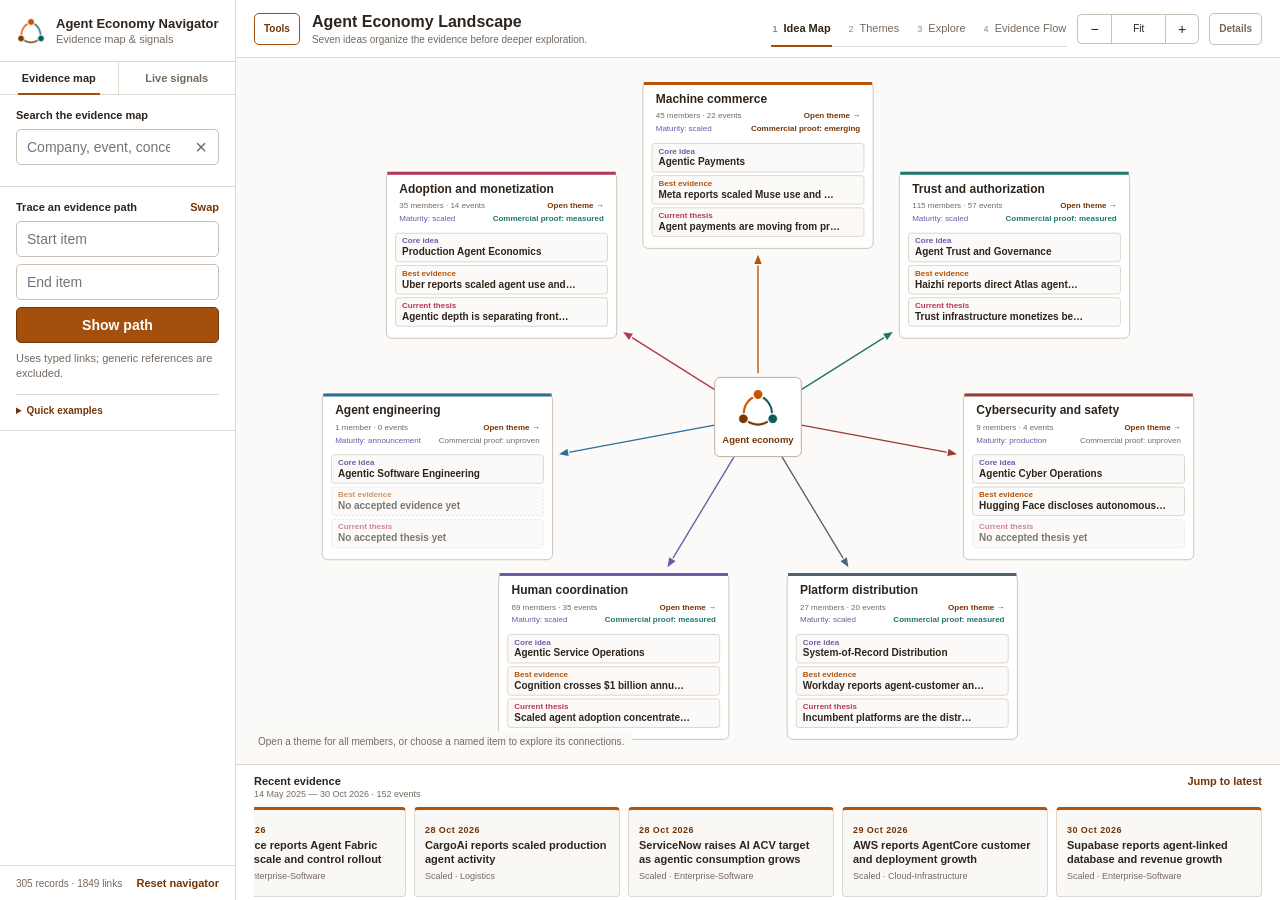
<file: docs/index.html>
<!doctype html>
<html lang="en">
  <head>
    <meta charset="utf-8">
    <meta name="viewport" content="width=device-width, initial-scale=1">
    <meta name="description" content="Explore evidence, actors, use cases, and theses shaping the AI-agent economy.">
    <title>Agent Economy Navigator · Evidence Map &amp; Signals</title>
    <link rel="icon" href="data:image/svg+xml,%3Csvg xmlns='http://www.w3.org/2000/svg' viewBox='0 0 64 64'%3E%3Ccircle cx='32' cy='32' r='27' fill='%23faf8f5' stroke='%23a54f0c' stroke-width='4'/%3E%3Cpath d='M18 39 30 17h4l12 22h-7l-2-5H27l-2 5Zm12-11h5l-2.5-6Z' fill='%23743506'/%3E%3C/svg%3E">
    <link rel="stylesheet" href="styles.css?v=20260729-ui8">
  </head>
  <body>
    <a class="skip-link" href="#graph-panel">Skip to navigator</a>
    <div class="app-shell detail-collapsed" data-current-view="map" data-theme-detail="false">
      <aside id="graph-controls" class="sidebar" aria-label="Navigator controls">
        <header class="brand">
          <img class="brand-logo" src="assets/agentic-evolution-logo.png?v=20260725" alt="" aria-hidden="true">
          <div>
            <strong>Agent Economy Navigator</strong>
            <span>Evidence map &amp; signals</span>
          </div>
        </header>

        <nav class="site-nav" aria-label="Navigator views">
          <a href="index.html?view=map" aria-current="page">Evidence map</a>
          <a href="signals/index.html">Live signals</a>
        </nav>

        <div class="control-block">
          <label for="search">Search the evidence map</label>
          <div class="search-row">
            <input id="search" type="search" placeholder="Company, event, concept…" autocomplete="off" title="Keyboard shortcut: /">
            <button id="clear-search" class="icon-button" type="button" aria-label="Clear search">×</button>
          </div>
          <div id="search-results" class="search-results" aria-live="polite"></div>
        </div>

        <fieldset class="control-block filter-list">
          <legend>Filter graph items</legend>
          <label><input type="checkbox" value="event" checked><span class="dot event"></span>Events <em id="count-event">0</em></label>
          <label><input type="checkbox" value="entity" checked><span class="dot entity"></span>Entities <em id="count-entity">0</em></label>
          <label><input type="checkbox" value="concept" checked><span class="dot concept"></span>Concepts <em id="count-concept">0</em></label>
          <label><input type="checkbox" value="thesis" checked><span class="dot thesis"></span>Thesis <em id="count-thesis">0</em></label>
          <label><input type="checkbox" value="query" checked><span class="dot query"></span>Queries <em id="count-query">0</em></label>
          <label><input type="checkbox" value="index" checked><span class="dot index"></span>Indexes <em id="count-index">0</em></label>
          <label><input type="checkbox" value="system"><span class="dot system"></span>System notes <em id="count-system">0</em></label>
        </fieldset>

        <div class="control-block path-controls">
          <div class="label-row">
            <span>Trace an evidence path</span>
            <button id="swap-path" class="text-button" type="button" aria-label="Swap start and end items">Swap</button>
          </div>
          <label class="sr-only" for="path-from">Start item</label>
          <input id="path-from" list="node-titles" placeholder="Start item">
          <label class="sr-only" for="path-to">End item</label>
          <input id="path-to" list="node-titles" placeholder="End item">
          <datalist id="node-titles"></datalist>
          <button id="find-path" class="primary-button" type="button">Show path</button>
          <p id="path-status" class="status-text" aria-live="polite">Uses typed links; generic references are excluded.</p>

          <details class="example-disclosure">
            <summary>Quick examples</summary>
            <div id="view-examples" class="example-paths" aria-label="Examples for the current view"></div>
          </details>
        </div>

        <footer class="sidebar-footer">
          <span id="graph-stats">Loading graph…</span>
          <button id="reset-view" class="text-button" type="button">Reset navigator</button>
        </footer>
      </aside>

      <main id="graph-panel" class="graph-panel" tabindex="-1">
        <div class="graph-toolbar">
          <div class="workspace-heading">
            <button id="toggle-sidebar" class="panel-toggle" type="button" aria-expanded="true" aria-controls="graph-controls">Tools</button>
            <div>
              <h1 id="workspace-title">Agent Economy Landscape</h1>
              <p id="workspace-context">Loading graph…</p>
            </div>
          </div>
          <div class="display-controls">
            <div id="view-switcher" class="view-switcher" role="group" aria-label="Navigator view">
              <button type="button" data-view="map" aria-pressed="true" title="Keyboard shortcut: 1"><span aria-hidden="true">1</span> Idea Map</button>
              <button type="button" data-view="themes" aria-pressed="false" title="Keyboard shortcut: 2"><span aria-hidden="true">2</span> Themes</button>
              <button type="button" data-view="focus" aria-pressed="false" title="Keyboard shortcut: 3"><span aria-hidden="true">3</span> Explore</button>
              <button type="button" data-view="evidence" aria-pressed="false" title="Keyboard shortcut: 4"><span aria-hidden="true">4</span> Evidence Flow</button>
            </div>
            <div class="toolbar-actions" aria-label="Canvas zoom controls">
              <button id="zoom-out" class="tool-button" type="button" aria-label="Zoom out">−</button>
              <button id="zoom-reset" class="tool-button" type="button" aria-label="Fit visible graph">Fit</button>
              <button id="zoom-in" class="tool-button" type="button" aria-label="Zoom in">+</button>
            </div>
            <button id="toggle-detail" class="panel-toggle" type="button" aria-expanded="false" aria-controls="detail-panel">Details</button>
          </div>
        </div>

        <section id="canvas-wrap" class="canvas-wrap" aria-label="Agent economy idea map">
          <svg id="graph" role="group" aria-label="Agent economy idea map">
            <g id="viewport">
              <g id="layout-guides"></g>
              <g id="edges"></g>
              <g id="edge-labels" aria-hidden="true"></g>
              <g id="nodes"></g>
            </g>
          </svg>
          <div id="focus-controls" class="focus-controls" hidden>
            <button id="focus-back" type="button" disabled>Back</button>
            <div class="hop-switcher" role="group" aria-label="Explore depth">
              <button type="button" data-hops="1" aria-pressed="false">1 hop</button>
              <button type="button" data-hops="2" aria-pressed="true">2 hops</button>
            </div>
            <span id="focus-status" aria-live="polite"></span>
          </div>
          <div id="theme-controls" class="focus-controls theme-controls" hidden>
            <button id="theme-back" type="button">All themes</button>
            <span id="theme-status" aria-live="polite"></span>
          </div>
          <div id="view-status" class="view-status" aria-live="polite"></div>
          <div id="empty-state" class="empty-state" hidden>No items match the current filters.</div>
          <div id="graph-key" class="graph-key">Choose a theme or named item to continue.</div>
        </section>

        <section class="timeline" aria-labelledby="timeline-title">
          <div class="timeline-heading">
            <div>
              <h2 id="timeline-title">Recent evidence</h2>
              <span id="timeline-range"></span>
            </div>
            <button id="timeline-latest" class="text-button" type="button">Jump to latest</button>
          </div>
          <div id="timeline-items" class="timeline-items"></div>
        </section>
      </main>

      <aside id="detail-panel" class="detail-panel" aria-label="Selected item details" aria-hidden="true">
        <header class="inspector-header">
          <strong>Details</strong>
          <div class="inspector-actions">
            <span id="inspector-position" class="inspector-position" aria-live="polite">No selection</span>
            <button id="node-up" class="icon-button compact" type="button" aria-label="Select previous visible item" title="Previous visible item" disabled>↑</button>
            <button id="node-down" class="icon-button compact" type="button" aria-label="Select next visible item" title="Next visible item" disabled>↓</button>
            <button id="clear-selection" class="text-button" type="button" disabled>Deselect</button>
            <button id="collapse-detail" class="panel-dismiss" type="button">Hide details</button>
          </div>
        </header>
        <div id="detail-empty" class="detail-empty">
          <h2>Select an item</h2>
          <p>Choose an event, actor, concept, or thesis to review its evidence and relationships.</p>
        </div>
        <article id="detail-content" hidden></article>
      </aside>
    </div>
    <script src="graph-data.js?v=20260729-ui8"></script>
    <script src="graph-layouts.js?v=20260729-ui8"></script>
    <script src="app.js?v=20260729-ui8"></script>
  </body>
</html>
</file>
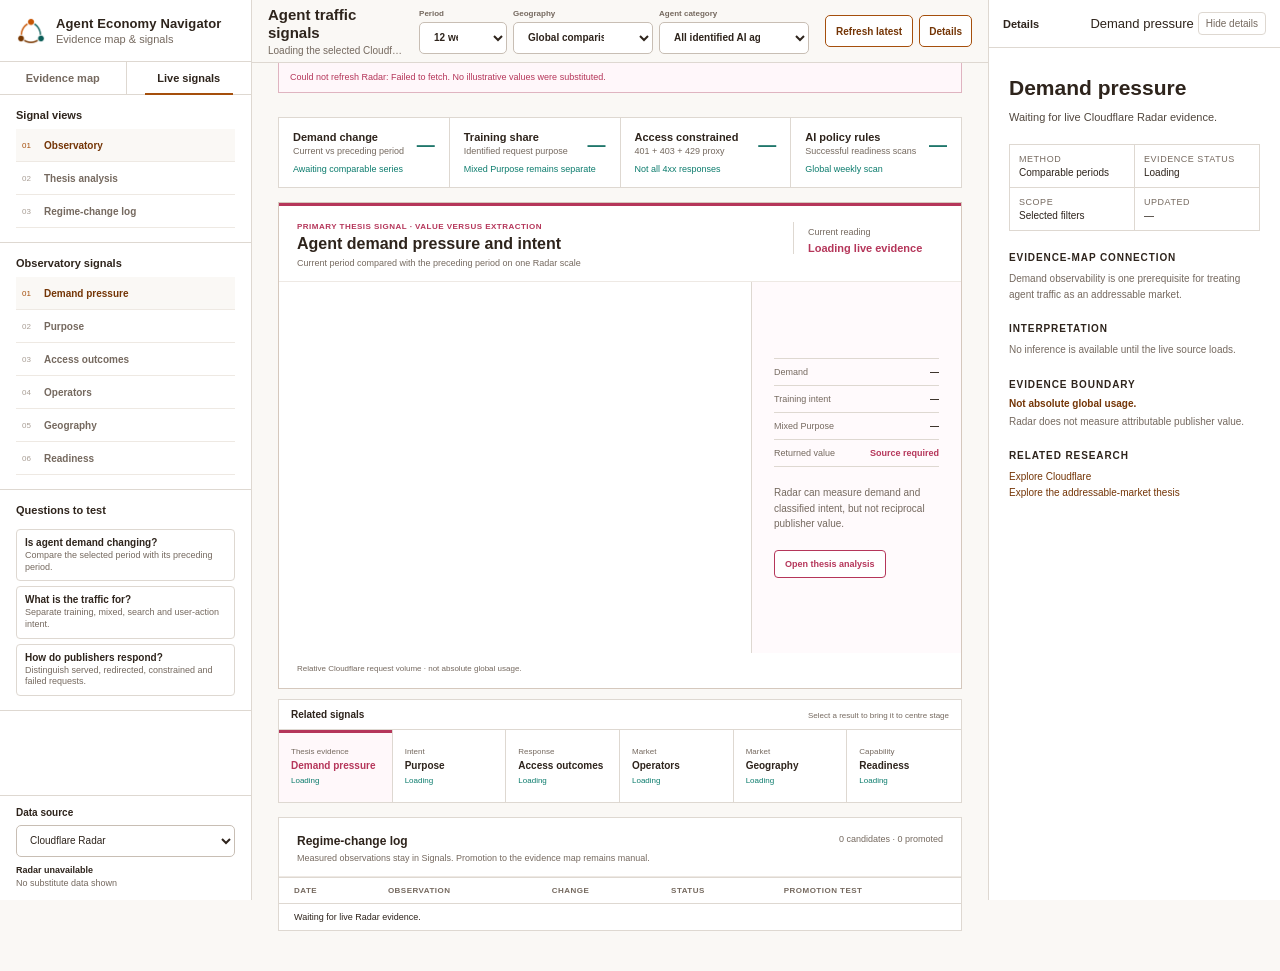
<file: docs/signals/index.html>
<!doctype html>
<html lang="en">
  <head>
    <meta charset="utf-8">
    <meta name="viewport" content="width=device-width, initial-scale=1">
    <meta name="description" content="Cloudflare Radar evidence for agent demand, intent, access, operators, geography, and readiness.">
    <meta property="og:type" content="website">
    <meta property="og:title" content="Agent traffic signals · Agent Economy Navigator">
    <meta property="og:description" content="Live demand-side evidence connected to the Value versus extraction thesis.">
    <meta property="og:url" content="https://rsalek.github.io/agentic-evolution-navigator/signals/">
    <meta property="og:image" content="https://rsalek.github.io/agentic-evolution-navigator/signals/og.png">
    <meta name="twitter:card" content="summary_large_image">
    <title>Live signals · Agent Economy Navigator</title>
    <link rel="icon" href="data:image/svg+xml,%3Csvg xmlns='http://www.w3.org/2000/svg' viewBox='0 0 64 64'%3E%3Ccircle cx='32' cy='32' r='27' fill='%23faf8f5' stroke='%23a54f0c' stroke-width='4'/%3E%3Cpath d='M18 39 30 17h4l12 22h-7l-2-5H27l-2 5Zm12-11h5l-2.5-6Z' fill='%23743506'/%3E%3C/svg%3E">
    <link rel="stylesheet" href="styles.css?v=20260725-signals-v2">
  </head>
  <body>
    <a class="skip-link" href="#signals-main">Skip to signals</a>
    <div class="signals-shell">
      <aside class="signals-sidebar">
        <header class="brand">
          <img class="brand-logo" src="../assets/agentic-evolution-logo.png?v=20260725" alt="" aria-hidden="true">
          <div><strong>Agent Economy Navigator</strong><span>Evidence map &amp; signals</span></div>
        </header>

        <nav class="site-nav" aria-label="Navigator views">
          <a href="../index.html?view=map">Evidence map</a>
          <a href="index.html" aria-current="page">Live signals</a>
        </nav>

        <nav class="saved-views control-block" aria-label="Signal views">
          <h2>Signal views</h2>
          <button type="button" data-show-view="observatory" aria-current="page"><span>01</span><strong>Observatory</strong></button>
          <button type="button" data-show-view="thesis"><span>02</span><strong>Thesis analysis</strong></button>
          <a href="#regime-log"><span>03</span><strong>Regime-change log</strong></a>
        </nav>

        <nav class="signal-nav control-block" aria-label="Observatory signals">
          <h2>Observatory signals</h2>
          <button type="button" data-signal-select="demand" aria-current="true"><span>01</span><strong>Demand pressure</strong></button>
          <button type="button" data-signal-select="purpose"><span>02</span><strong>Purpose</strong></button>
          <button type="button" data-signal-select="access"><span>03</span><strong>Access outcomes</strong></button>
          <button type="button" data-signal-select="operators"><span>04</span><strong>Operators</strong></button>
          <button type="button" data-signal-select="geography"><span>05</span><strong>Geography</strong></button>
          <button type="button" data-signal-select="readiness"><span>06</span><strong>Readiness</strong></button>
        </nav>

        <section class="signals-examples control-block" aria-labelledby="signals-questions-title">
          <h2 id="signals-questions-title">Questions to test</h2>
          <button type="button" data-signal-select="demand"><strong>Is agent demand changing?</strong><span>Compare the selected period with its preceding period.</span></button>
          <button type="button" data-signal-select="purpose"><strong>What is the traffic for?</strong><span>Separate training, mixed, search and user-action intent.</span></button>
          <button type="button" data-signal-select="access"><strong>How do publishers respond?</strong><span>Distinguish served, redirected, constrained and failed requests.</span></button>
        </section>

        <footer class="sidebar-footer source-footer">
          <label for="source-model-filter">Data source</label>
          <select id="source-model-filter"><option value="cloudflare">Cloudflare Radar</option></select>
          <strong id="source-status">Connecting to Radar</strong>
          <span id="source-status-detail">No dataset loaded yet</span>
        </footer>
      </aside>

      <main id="signals-main" tabindex="-1">
        <header class="signals-toolbar">
          <div class="signals-workspace-heading">
            <h1>Agent traffic signals</h1>
            <p id="signals-workspace-context">Loading the selected Cloudflare Radar scope</p>
          </div>
          <form class="filter-bar" aria-label="Signal scope">
            <label>Period
              <select id="period-filter">
                <option value="12">12 weeks</option>
                <option value="8">8 weeks</option>
                <option value="6">6 weeks</option>
              </select>
            </label>
            <label>Geography
              <select id="region-filter">
                <option value="global">Global comparison</option>
                <option value="europe">Europe</option>
                <option value="asia">Asia</option>
                <option value="anglosphere">United Kingdom + United States</option>
              </select>
            </label>
            <label>Agent category
              <select id="agent-filter">
                <option value="all">All identified AI agents</option>
                <option value="crawler">AI crawlers</option>
                <option value="assistant">AI assistants</option>
                <option value="search">AI search</option>
              </select>
            </label>
          </form>
          <div class="toolbar-actions">
            <button id="refresh-data" class="refresh-button" type="button">Refresh latest</button>
            <button id="toggle-interpretation" class="panel-toggle" type="button" aria-pressed="true" aria-controls="interpretation-rail">Details</button>
          </div>
        </header>
        <p id="data-notice" class="data-notice" role="status" aria-live="polite" hidden></p>

        <section id="observatory-view" class="workspace">
          <section class="signal-summary" aria-label="Key results">
            <button class="summary-metric" type="button" data-signal-select="demand"><div><h2>Demand change</h2><p>Current vs preceding period</p></div><strong id="metric-demand">—</strong><span id="metric-demand-note">Awaiting comparable series</span></button>
            <button class="summary-metric" type="button" data-signal-select="purpose"><div><h2>Training share</h2><p>Identified request purpose</p></div><strong id="metric-purpose">—</strong><span id="metric-purpose-note">Mixed Purpose remains separate</span></button>
            <button class="summary-metric" type="button" data-signal-select="access"><div><h2>Access constrained</h2><p>401 + 403 + 429 proxy</p></div><strong id="metric-access">—</strong><span id="metric-access-note">Not all 4xx responses</span></button>
            <button class="summary-metric" type="button" data-signal-select="readiness"><div><h2>AI policy rules</h2><p>Successful readiness scans</p></div><strong id="metric-readiness">—</strong><span id="metric-readiness-note">Global weekly scan</span></button>
          </section>

          <section class="focus-stage" aria-label="Selected signal">
            <article class="focus-panel primary-signal" data-signal-panel="demand">
              <header class="focus-header">
                <div><p>Primary thesis signal · Value versus extraction</p><h2>Agent demand pressure and intent</h2><span id="demand-context">Current period compared with the preceding period on one Radar scale</span></div>
                <div class="focus-state"><span>Current reading</span><strong id="demand-state">Loading live evidence</strong></div>
              </header>
              <div class="focus-body primary-body">
                <div>
                  <div id="demand-legend" class="chart-legend"></div>
                  <div id="demand-chart" class="chart focus-chart" role="img" aria-label="Current and preceding AI-bot request activity"></div>
                </div>
                <aside class="focus-reading">
                  <dl class="evidence-list">
                    <div><dt>Demand</dt><dd id="demand-evidence">—</dd></div>
                    <div><dt>Training intent</dt><dd id="training-evidence">—</dd></div>
                    <div><dt>Mixed Purpose</dt><dd id="mixed-evidence">—</dd></div>
                    <div><dt>Returned value</dt><dd>Source required</dd></div>
                  </dl>
                  <p id="demand-reading">Radar can measure demand and classified intent, but not reciprocal publisher value.</p>
                  <button class="thesis-button" type="button" data-show-view="thesis">Open thesis analysis</button>
                </aside>
              </div>
              <footer id="demand-boundary">Relative Cloudflare request volume · not absolute global usage.</footer>
            </article>

            <article class="focus-panel" data-signal-panel="purpose" hidden>
              <header class="focus-header"><div><p>Intent signal</p><h2>Crawl purpose</h2><span id="purpose-context">Weekly share of identified AI-bot requests</span></div><div class="focus-state"><span>Largest purpose</span><strong id="purpose-state">—</strong></div></header>
              <div id="purpose-legend" class="chart-legend"></div>
              <div id="purpose-chart" class="chart focus-chart" role="img" aria-label="Weekly crawl-purpose composition"></div>
              <div id="purpose-list" class="comparison-list"></div>
              <footer>Purpose is classified intent. Training is not automatically harmful, and User Action is not attributable publisher value.</footer>
            </article>

            <article class="focus-panel" data-signal-panel="access" hidden>
              <header class="focus-header"><div><p>Publisher response signal</p><h2>Access outcomes</h2><span id="access-context">HTTP response outcomes for identified AI-bot requests</span></div><div class="focus-state"><span>Constrained proxy</span><strong id="access-state">—</strong></div></header>
              <div id="access-legend" class="chart-legend"></div>
              <div id="access-chart" class="chart focus-chart" role="img" aria-label="Weekly HTTP response-status composition"></div>
              <div id="access-list" class="outcome-grid"></div>
              <section class="access-code-guide" aria-labelledby="access-code-guide-title">
                <h3 id="access-code-guide-title">What the constrained codes mean</h3>
                <p>These responses suggest a request met an access control, but the code alone does not reveal the publisher's intent.</p>
                <dl>
                  <div><dt>401 · Authentication required</dt><dd>The request did not provide valid credentials.</dd></div>
                  <div><dt>403 · Access refused</dt><dd>The server understood the request but did not authorize it.</dd></div>
                  <div><dt>429 · Rate limited</dt><dd>The requester sent too many requests within the server's limit.</dd></div>
                  <div><dt>404 · Not found</dt><dd>A missing resource; shown under other client errors, not the constrained proxy.</dd></div>
                </dl>
              </section>
              <footer>Only 401, 403 and 429 are grouped as an access-constrained proxy. Redirects and ordinary client errors remain separate.</footer>
            </article>

            <article class="focus-panel" data-signal-panel="operators" hidden>
              <header class="focus-header"><div><p>Addressability signal</p><h2>Operator concentration</h2><span id="operators-context">Share of identified bot requests by operator</span></div><div class="focus-state"><span>Top three share</span><strong id="operators-state">—</strong></div></header>
              <div id="operators-list" class="bar-list large-bars"></div>
              <footer>Named operators create identifiable counterparties. Concentration does not establish adoption, revenue or willingness to pay.</footer>
            </article>

            <article class="focus-panel" data-signal-panel="geography" hidden>
              <header class="focus-header"><div><p>Market signal</p><h2>Traffic geography</h2><span id="geography-context">Compare growth paths across locations</span></div><div class="chart-mode-control" role="group" aria-label="Geography chart scale"><button type="button" data-geography-mode="trend" aria-pressed="true">Trend</button><button type="button" data-geography-mode="volume" aria-pressed="false">Relative volume</button></div></header>
              <div id="geography-legend" class="chart-legend"></div>
              <div id="geography-chart" class="chart focus-chart" role="img" aria-label="Comparable relative AI-bot request activity by geography"></div>
              <footer id="geography-boundary">Trend rebases each location to 100 at its first visible week. It compares direction and growth, not traffic magnitude or absolute market size.</footer>
            </article>

            <article class="focus-panel" data-signal-panel="readiness" hidden>
              <header class="focus-header"><div><p>Capability signal</p><h2>Agent readiness</h2><span id="readiness-context">Global weekly bulk scan · unaffected by traffic geography and agent category</span></div><div class="focus-state"><span>Scan date</span><strong id="readiness-state">—</strong></div></header>
              <div id="readiness-groups" class="readiness-groups"></div>
              <div class="method-strip">
                <div><span>Successful scans</span><strong id="readiness-successful">—</strong></div>
                <div><span>Attempted scans</span><strong id="readiness-total">—</strong></div>
                <div><span>Scan coverage</span><strong id="readiness-coverage">—</strong></div>
                <div><span>Markdown reduction</span><strong id="efficiency-ratio">—</strong></div>
              </div>
              <footer>Checks show exposed capabilities among successfully scanned domains. They do not prove usage, adoption or commercial value.</footer>
            </article>
          </section>

          <section class="signal-browser">
            <header><strong>Related signals</strong><span>Select a result to bring it to centre stage</span></header>
            <nav class="signal-dock" aria-label="Choose centre-stage signal">
              <button type="button" data-signal-select="demand" aria-current="true"><span>Thesis evidence</span><strong>Demand pressure</strong><small id="dock-demand">Loading</small></button>
              <button type="button" data-signal-select="purpose"><span>Intent</span><strong>Purpose</strong><small id="dock-purpose">Loading</small></button>
              <button type="button" data-signal-select="access"><span>Response</span><strong>Access outcomes</strong><small id="dock-access">Loading</small></button>
              <button type="button" data-signal-select="operators"><span>Market</span><strong>Operators</strong><small id="dock-operators">Loading</small></button>
              <button type="button" data-signal-select="geography"><span>Market</span><strong>Geography</strong><small id="dock-geography">Loading</small></button>
              <button type="button" data-signal-select="readiness"><span>Capability</span><strong>Readiness</strong><small id="dock-readiness">Loading</small></button>
            </nav>
          </section>

          <section id="regime-log" class="panel regime-panel">
            <header class="panel-header"><div><h2>Regime-change log</h2><p>Measured observations stay in Signals. Promotion to the evidence map remains manual.</p></div><span id="regime-log-summary" class="log-rule">0 candidates · 0 promoted</span></header>
            <div class="regime-table-wrap">
              <table>
                <thead><tr><th>Date</th><th>Observation</th><th>Change</th><th>Status</th><th>Promotion test</th></tr></thead>
                <tbody id="regime-log-body"><tr><td colspan="5">Waiting for live Radar evidence.</td></tr></tbody>
              </table>
            </div>
          </section>
        </section>

        <section id="thesis-view" class="workspace thesis-workspace" hidden>
          <header class="workspace-header thesis-header">
            <div class="thesis-heading">
              <button class="back-button" type="button" data-show-view="observatory">← Observatory</button>
              <div><h1>Is agent traffic creating reciprocal value?</h1><p class="thesis-toolbar-context"><span class="thesis-linkline">Thesis · Agent-originated traffic is becoming an addressable market</span><span aria-hidden="true"> · </span><span id="thesis-slice">Selected Radar scope</span></p></div>
            </div>
            <div class="thesis-toolbar-actions">
              <div class="model-status"><strong id="thesis-data-status">Cloudflare Radar</strong><span id="thesis-data-detail">Demand-side evidence only</span></div>
              <a class="graph-link" href="../index.html?view=focus&amp;node=thesis-agent-traffic-addressable-market">Explore thesis in the evidence map</a>
            </div>
          </header>

          <section class="thesis-story">
            <article class="story-lead">
              <div><span>Current reading</span><h2 id="thesis-lead">Radar can test agent demand, intent and access—but not publisher value.</h2><p id="thesis-lead-detail">The thesis remains open until attributable referral, conversion, revenue, paid access or serving-cost evidence is connected.</p><p class="confidence-note"><span>Thesis confidence</span><strong>Medium</strong> Economic evidence remains incomplete.</p></div>
              <dl>
                <div><dt>Demand change</dt><dd id="thesis-demand-metric">—</dd></div>
                <div><dt>Training share</dt><dd id="thesis-purpose-metric">—</dd></div>
                <div><dt>Publisher value</dt><dd>Source required</dd></div>
              </dl>
            </article>

            <section class="evidence-ladder" aria-label="Value versus extraction evidence ladder">
              <header><h2>Evidence ladder</h2><p>Each step separates measurement from inference.</p></header>
              <ol>
                <li><strong>Demand</strong><span id="ladder-demand">Compare identified requests with the preceding period.</span></li>
                <li><strong>Intent</strong><span id="ladder-purpose">Separate Training, Mixed Purpose, Search and User Action.</span></li>
                <li><strong>Publisher response</strong><span id="ladder-access">Distinguish served, redirected, constrained and failed requests.</span></li>
                <li><strong>Operators</strong><span id="ladder-operators">Measure whether traffic comes from identifiable counterparties.</span></li>
                <li><strong>Identity and transaction readiness</strong><span id="ladder-readiness">Inspect exposed controls and protocols.</span></li>
                <li class="evidence-missing"><strong>Returned publisher value</strong><span>Not measured by Radar. Attribution, conversion, revenue, licensing and serving-cost data are required.</span></li>
              </ol>
            </section>

            <section class="narrative-steps" aria-label="Thesis interpretation">
              <article><span>1</span><div><h2>What Radar observes</h2><p>Identified request activity, classified intent, HTTP outcomes, operators and exposed readiness checks.</p></div></article>
              <article><span>2</span><div><h2>What it may mean</h2><p>Growing or training-led demand can increase pressure on publishers and make traffic governance more valuable. It does not establish extraction or harm.</p></div></article>
              <article><span>3</span><div><h2>What would confirm or change the thesis</h2><p>Attributable referral, task completion, net-new demand, revenue, paid access, licensing and serving costs must be connected.</p></div></article>
            </section>

            <section class="thesis-conclusion">
              <article><span>Promotion rule</span><h2>Keep routine movement in Signals.</h2><p>An evidence-map event requires at least four comparable weekly observations, unchanged methodology, geographic breadth or a second source, and supporting plus challenging evidence.</p><div class="candidate-marker"><span></span><strong>Observation only</strong><small>No automatic promotion</small></div></article>
              <aside><h2>Related research</h2><a href="../index.html?view=focus&amp;node=entity-cloudflare">Explore Cloudflare</a><a href="../index.html?view=focus&amp;node=thesis-agent-traffic-addressable-market">Explore the addressable-market thesis</a></aside>
            </section>
          </section>
        </section>
      </main>

      <aside id="interpretation-rail" class="interpretation-rail" aria-label="Signal interpretation">
        <header class="inspector-header"><strong>Details</strong><div class="inspector-actions"><span id="inspector-position">Demand pressure</span><button id="close-rail" class="panel-dismiss" type="button">Hide details</button></div></header>
        <article class="interpretation-content">
          <h2 id="interpretation-title" class="detail-title">Demand pressure</h2>
          <p id="interpretation-observed" class="detail-summary">Waiting for live Cloudflare Radar evidence.</p>
          <dl class="meta-grid">
            <div class="meta-item"><dt>Method</dt><dd id="interpretation-method">Comparable periods</dd></div>
            <div class="meta-item"><dt>Evidence status</dt><dd id="interpretation-evidence">Loading</dd></div>
            <div class="meta-item"><dt>Scope</dt><dd id="interpretation-scope">Selected filters</dd></div>
            <div class="meta-item"><dt>Updated</dt><dd id="interpretation-updated">—</dd></div>
          </dl>
          <section class="detail-section"><h3>Evidence-map connection</h3><p id="interpretation-connection">Demand observability is one prerequisite for treating agent traffic as an addressable market.</p></section>
          <section class="detail-section"><h3>Interpretation</h3><p id="interpretation-inference">No inference is available until the live source loads.</p></section>
          <section class="detail-section method-note"><h3>Evidence boundary</h3><strong id="interpretation-boundary-title">Not absolute global usage.</strong><p id="interpretation-boundary">Radar does not measure attributable publisher value.</p></section>
          <section class="detail-section"><h3>Related research</h3><p><a href="../index.html?view=focus&amp;node=entity-cloudflare">Explore Cloudflare</a><br><a href="../index.html?view=focus&amp;node=thesis-agent-traffic-addressable-market">Explore the addressable-market thesis</a></p></section>
        </article>
      </aside>
    </div>
    <button id="open-rail" class="open-rail" type="button" hidden>Details</button>
    <script src="config.js?v=20260725-signals-v2"></script>
    <script src="app.js?v=20260725-signals-v2"></script>
  </body>
</html>
</file>
<file: docs/styles.css>
:root {
  color-scheme: light;
  --paper: #faf8f5;
  --surface: #ffffff;
  --ink: #2e241c;
  --muted: #75695f;
  --line: #ded8d1;
  --line-strong: #c8beb4;
  --primary: #a54f0c;
  --primary-dark: #743506;
  --event: #b45309;
  --entity: #1f766b;
  --concept: #6b5ca5;
  --thesis: #b5365a;
  --index: #536271;
  --system: #9a9188;
  --query: #287095;
  --focus: #0c7c6d;
  --sidebar: 236px;
  --detail: 380px;
  --selected: #f2ebe4;
}

* { box-sizing: border-box; }

html, body { height: 100%; }

body {
  margin: 0;
  overflow: hidden;
  background: var(--paper);
  color: var(--ink);
  font-family: "Avenir Next", "Helvetica Neue", Helvetica, sans-serif;
  font-size: 14px;
}

button, input { font: inherit; }

button { color: inherit; }

button:focus-visible, input:focus-visible, [tabindex]:focus-visible {
  outline: 2px solid var(--focus);
  outline-offset: 2px;
}

.skip-link {
  position: fixed;
  left: 12px;
  top: -60px;
  z-index: 20;
  padding: 8px 12px;
  background: var(--ink);
  color: white;
}

.skip-link:focus { top: 12px; }

.app-shell {
  display: grid;
  grid-template-columns: var(--sidebar) minmax(560px, 1fr);
  height: 100vh;
}

.app-shell.sidebar-collapsed {
  grid-template-columns: 0 minmax(560px, 1fr);
}

.app-shell.detail-collapsed {
  grid-template-columns: var(--sidebar) minmax(560px, 1fr);
}

.app-shell.sidebar-collapsed.detail-collapsed {
  grid-template-columns: 0 minmax(560px, 1fr);
}

.app-shell:not(.detail-collapsed) .graph-panel {
  margin-right: var(--detail);
}

.app-shell.sidebar-collapsed .sidebar,
.app-shell.detail-collapsed .detail-panel {
  display: none;
}

.sidebar, .detail-panel {
  min-height: 0;
  background: var(--surface);
  z-index: 2;
}

.sidebar {
  grid-column: 1;
  display: flex;
  flex-direction: column;
  overflow-y: auto;
  border-right: 1px solid var(--line);
}

.brand {
  display: flex;
  gap: 10px;
  align-items: center;
  height: 62px;
  min-height: 62px;
  padding: 13px 16px;
  border-bottom: 1px solid var(--line);
}

.brand > div:nth-child(2) { min-width: 0; }
.panel-dismiss {
  margin-left: auto;
  padding: 5px 7px;
  border: 1px solid var(--line);
  border-radius: 4px;
  background: var(--surface);
  color: var(--muted);
  font-size: 10px;
  cursor: pointer;
}
.panel-dismiss:hover { border-color: var(--primary); color: var(--primary-dark); }

.brand-logo {
  display: block;
  flex: 0 0 auto;
  width: 30px;
  height: 30px;
  object-fit: contain;
}

.brand strong, .brand span { display: block; }
.brand strong { font-size: 13px; }
.brand span { margin-top: 2px; color: var(--muted); font-size: 11px; }

.site-nav {
  display: grid;
  grid-template-columns: 1fr 1fr;
  border-bottom: 1px solid var(--line);
}

.site-nav a {
  position: relative;
  padding: 10px 16px;
  color: var(--muted);
  font-size: 11px;
  font-weight: 650;
  text-align: center;
  text-decoration: none;
}

.site-nav a + a { border-left: 1px solid var(--line); }
.site-nav a:hover { background: var(--paper); color: var(--ink); }
.site-nav a[aria-current="page"] { color: var(--ink); }
.site-nav a[aria-current="page"]::after {
  position: absolute;
  right: 18px;
  bottom: -1px;
  left: 18px;
  height: 2px;
  background: var(--primary);
  content: "";
}
.control-block {
  padding: 14px 16px;
  border: 0;
  border-bottom: 1px solid var(--line);
  margin: 0;
}

.control-block > label:first-child,
.control-block legend,
.label-row > span {
  display: block;
  padding: 0;
  margin-bottom: 8px;
  color: var(--ink);
  font-size: 11px;
  font-weight: 700;
}

.search-row { display: flex; position: relative; }

input[type="search"], .path-controls input {
  width: 100%;
  border: 1px solid var(--line-strong);
  border-radius: 5px;
  background: #fff;
  color: var(--ink);
  padding: 9px 34px 9px 10px;
}

.path-controls input { margin-bottom: 7px; padding-right: 10px; }

.icon-button {
  position: absolute;
  right: 2px;
  top: 2px;
  width: 32px;
  height: 32px;
  border: 0;
  background: transparent;
  color: var(--muted);
  font-size: 20px;
  cursor: pointer;
}

.search-results {
  max-height: 142px;
  overflow: auto;
  margin-top: 7px;
}

.search-result {
  display: block;
  width: 100%;
  padding: 7px 6px;
  border: 0;
  border-bottom: 1px solid #eee9e3;
  background: transparent;
  text-align: left;
  cursor: pointer;
}

.search-result:hover { background: var(--paper); }
.search-result small { display: block; margin-top: 1px; color: var(--muted); text-transform: capitalize; }

.filter-list label {
  display: grid;
  grid-template-columns: 16px 9px 1fr auto;
  gap: 7px;
  align-items: center;
  padding: 6px 0;
  cursor: pointer;
}

.filter-list label[hidden] { display: none; }

.filter-list input { margin: 0; accent-color: var(--primary); }
.filter-list em { color: var(--muted); font-size: 11px; font-style: normal; }

.dot { width: 8px; height: 8px; border-radius: 50%; }
.dot.event { border-radius: 2px; background: var(--event); }
.dot.entity { background: var(--entity); }
.dot.concept { border-radius: 1px; background: var(--concept); transform: rotate(45deg) scale(.82); }
.dot.thesis { border-radius: 0; background: var(--thesis); clip-path: polygon(25% 0, 75% 0, 100% 50%, 75% 100%, 25% 100%, 0 50%); }
.dot.index { border-radius: 1px; background: var(--index); }
.dot.system { background: var(--system); }
.dot.query { background: var(--query); }

.label-row { display: flex; align-items: baseline; justify-content: space-between; }
.label-row > span { margin-bottom: 8px; }

.text-button {
  padding: 0;
  border: 0;
  background: transparent;
  color: var(--primary-dark);
  font-size: 11px;
  font-weight: 600;
  cursor: pointer;
}

.text-button:disabled {
  color: var(--muted);
  cursor: default;
  opacity: .55;
}

.primary-button {
  width: 100%;
  border: 1px solid var(--primary-dark);
  border-radius: 5px;
  background: var(--primary);
  color: #fff;
  padding: 9px 12px;
  font-weight: 650;
  cursor: pointer;
}

.primary-button:hover { background: var(--primary-dark); }
.status-text { margin: 8px 0 0; color: var(--muted); font-size: 11px; line-height: 1.4; }

.example-disclosure {
  margin-top: 12px;
  padding-top: 10px;
  border-top: 1px solid var(--line);
}

.example-disclosure summary {
  color: var(--primary-dark);
  font-size: 10px;
  font-weight: 650;
  cursor: pointer;
}

.example-paths {
  display: grid;
  gap: 5px;
  margin-top: 9px;
}

.example-paths > p {
  margin: 0 0 2px;
  color: var(--muted);
  font-size: 10px;
  font-weight: 600;
}

.example-paths button {
  padding: 7px 8px;
  border: 1px solid var(--line);
  border-radius: 4px;
  background: var(--surface);
  text-align: left;
  cursor: pointer;
}

.example-paths button:hover { border-color: var(--primary); background: #fffaf4; }
.example-paths strong { display: block; font-size: 10px; }
.example-description { display: block; margin-top: 2px; color: var(--muted); font-size: 9px; line-height: 1.3; }

.sidebar-footer {
  display: flex;
  justify-content: space-between;
  align-items: center;
  gap: 8px;
  margin-top: auto;
  padding: 11px 16px;
  border-top: 1px solid var(--line);
  color: var(--muted);
  font-size: 10px;
}

.graph-panel {
  grid-column: 2;
  display: grid;
  grid-template-rows: auto minmax(0, 1fr) 136px;
  min-width: 0;
  min-height: 0;
  container-type: inline-size;
}

.graph-toolbar {
  display: flex;
  justify-content: space-between;
  align-items: center;
  gap: 16px;
  min-width: 0;
  min-height: 58px;
  padding: 8px 18px;
  border-bottom: 1px solid var(--line);
  background: var(--surface);
}

.workspace-heading {
  display: flex;
  flex: 1 1 auto;
  align-items: center;
  gap: 12px;
  min-width: 0;
  overflow: hidden;
}

.workspace-heading > div { min-width: 0; overflow: hidden; }

h1 {
  margin: 0;
  font-size: 16px;
  font-weight: 700;
  line-height: 1.2;
}

#workspace-context {
  overflow: hidden;
  margin: 3px 0 0;
  color: var(--muted);
  font-size: 10px;
  text-overflow: ellipsis;
  white-space: nowrap;
}

.display-controls {
  display: flex;
  align-items: center;
  justify-content: flex-end;
  gap: 10px;
  flex-shrink: 0;
  min-width: 0;
  max-width: 100%;
}

.view-switcher, .toolbar-actions, .hop-switcher {
  display: flex;
  flex-shrink: 0;
}

.view-switcher {
  align-items: stretch;
  gap: 16px;
  min-height: 35px;
  border-bottom: 1px solid var(--line);
}

.view-switcher button {
  position: relative;
  min-height: 35px;
  padding: 0 1px;
  border: 0;
  border-radius: 0 !important;
  background: transparent;
  color: var(--muted);
  font-size: 11px;
  cursor: pointer;
}

.view-switcher button > span {
  margin-right: 3px;
  color: #94877c;
  font-size: 9px;
  font-variant-numeric: tabular-nums;
}

.view-switcher button:hover { color: var(--ink); }
.view-switcher button[aria-pressed="true"] {
  border: 0;
  background: transparent;
  color: var(--ink);
  font-weight: 700;
}

.view-switcher button[aria-pressed="true"]::after {
  position: absolute;
  right: 0;
  bottom: -1px;
  left: 0;
  height: 2px;
  background: var(--primary);
  content: "";
}

.hop-switcher button, .focus-controls > button {
  min-height: 32px;
  padding: 0 10px;
  border: 1px solid var(--line-strong);
  border-right: 0;
  background: var(--surface);
  color: var(--muted);
  font-size: 11px;
  cursor: pointer;
}

.hop-switcher button:first-child, .focus-controls > button:first-child {
  border-radius: 5px 0 0 5px;
}

.hop-switcher button:last-child, .focus-controls > button:last-child {
  border-right: 1px solid var(--line-strong);
  border-radius: 0 5px 5px 0;
}

.hop-switcher button[aria-pressed="true"] {
  background: var(--selected);
  border-color: var(--primary);
  color: var(--primary-dark);
  font-weight: 700;
}

.hop-switcher button[aria-pressed="true"] + button {
  border-left-color: var(--primary);
}

.toolbar-actions { display: flex; flex-shrink: 0; }
.tool-button {
  min-width: 34px;
  height: 30px;
  border: 1px solid var(--line-strong);
  border-right: 0;
  background: var(--surface);
  cursor: pointer;
}
.tool-button:first-child { border-radius: 5px 0 0 5px; }
.tool-button:last-child { border-right: 1px solid var(--line-strong); border-radius: 0 5px 5px 0; }
#zoom-reset { min-width: 54px; font-size: 10px; }

.panel-toggle {
  min-height: 32px;
  padding: 0 9px;
  border: 1px solid var(--line-strong);
  border-radius: 5px;
  background: var(--surface);
  color: var(--muted);
  font-size: 10px;
  font-weight: 650;
  cursor: pointer;
}

.panel-toggle[aria-expanded="true"] {
  border-color: var(--primary);
  color: var(--primary-dark);
}

@container (max-width: 760px) {
  .graph-toolbar {
    align-items: stretch;
    flex-wrap: wrap;
    gap: 8px;
  }

  .workspace-heading {
    flex-basis: 100%;
    width: 100%;
  }

  .display-controls {
    width: 100%;
    justify-content: space-between;
  }
}

.canvas-wrap {
  position: relative;
  min-height: 0;
  overflow: hidden;
  background: #fbfaf8;
}

#graph { position: relative; width: 100%; height: 100%; cursor: grab; }
#graph:active { cursor: grabbing; }

.edge { stroke: #b8afa6; stroke-width: 1; opacity: .42; vector-effect: non-scaling-stroke; }
.edge.reference { stroke-dasharray: 2 4; opacity: .18; }
.edge.path { stroke: var(--primary); stroke-width: 2.5; opacity: 1; }
.edge.dimmed { opacity: .025 !important; }
.edge.focus-edge { stroke: #8d8176; stroke-width: 1.35; opacity: .78; }
.edge.focus-context-edge { opacity: .09; }
.edge.layer-edge { opacity: .05; }
.edge.layer-selected-edge { stroke: #8d8176; stroke-width: 1.4; opacity: .82; }
.edge.layer-context-edge { opacity: .045; }

.edge-label {
  display: none;
  fill: #65594f;
  font-size: calc(9px * var(--label-scale, 1));
  font-weight: 650;
  paint-order: stroke;
  stroke: #fdfcfb;
  stroke-linejoin: round;
  stroke-width: calc(4px * var(--label-scale, 1));
  text-anchor: middle;
  pointer-events: none;
}

.edge-label.visible { display: block; }
.edge-label.dimmed { opacity: .08; }

.node { cursor: pointer; }
.node .node-shape {
  stroke: #fff;
  stroke-width: 2;
  vector-effect: non-scaling-stroke;
  transition: stroke-width .12s ease, opacity .12s ease;
}
.node:hover .node-shape,
.node.selected .node-shape,
.node:focus-visible .node-shape {
  stroke: var(--ink);
  stroke-width: 2.6;
}
.node.path .node-shape { stroke: var(--primary-dark); stroke-width: 3; }
.node-event.proof-emerging .node-shape,
.node-event.proof-measured .node-shape { stroke: #8f4b17; stroke-width: 2.4; }
.node-event.stage-announcement .node-shape { fill-opacity: .72; }
.node-event.stage-pilot .node-shape { fill-opacity: .84; }
.node.dimmed { opacity: .15; }
.node.hidden, .edge.hidden { display: none; }
.node text { fill: var(--ink); font-size: 10px; font-weight: 600; paint-order: stroke; stroke: #fdfcfb; stroke-width: 3px; stroke-linejoin: round; pointer-events: auto; }
.node .node-title {
  font-size: calc(11px * var(--label-scale, 1));
  stroke-width: calc(3.5px * var(--label-scale, 1));
  pointer-events: bounding-box;
}
.node:hover .node-title, .node.selected .node-title, .node:focus-visible .node-title { font-weight: 750; }
.node.label-collapsed .node-title { display: none; }
.node.label-collapsed:hover .node-title,
.node.label-collapsed.label-peek .node-title,
.node.label-collapsed.selected .node-title,
.node.label-collapsed:focus-visible .node-title { display: block; }
.node .node-count {
  fill: #fff;
  font-size: 7px;
  font-weight: 750;
  stroke: none;
  text-anchor: middle;
  pointer-events: all;
}

.node.focus-hub .node-shape { stroke: var(--ink); stroke-width: 3.5; }
.node.focus-level-2 { opacity: .9; }
.node.theme-secondary { opacity: .46; }
.node.theme-secondary .node-shape { stroke-dasharray: 2 2; }
.node .node-evidence-badge {
  fill: var(--muted);
  font-size: calc(8px * var(--label-scale, 1));
  font-weight: 500;
  stroke-width: calc(3px * var(--label-scale, 1));
}
#graph:not([data-view="evidence"]) .node-evidence-badge { display: none; }

.app-shell[data-current-view="map"] .filter-list,
.app-shell[data-current-view="themes"][data-theme-detail="false"] .filter-list {
  display: none;
}

.idea-map-boundary {
  fill: #fff;
  stroke: #cfc5bb;
  stroke-width: 1;
  vector-effect: non-scaling-stroke;
}
.idea-map-theme-action {
  fill: transparent;
  stroke: transparent;
  stroke-width: 1.5;
  cursor: pointer;
  vector-effect: non-scaling-stroke;
}
.idea-map-theme-action:hover,
.idea-map-theme-action:focus-visible {
  fill: #fffaf4;
  stroke: var(--primary);
  outline: none;
}
.idea-map-title,
.idea-map-view-theme,
.idea-map-meta,
.idea-map-maturity,
.idea-map-proof {
  pointer-events: none;
}
.idea-map-title {
  fill: var(--ink);
  font-size: calc(12px * var(--label-scale, 1));
  font-weight: 750;
}
.idea-map-view-theme {
  fill: var(--primary-dark);
  font-size: calc(8px * var(--label-scale, 1));
  font-weight: 650;
  text-anchor: end;
}
.idea-map-meta,
.idea-map-maturity,
.idea-map-proof {
  fill: var(--muted);
  font-size: calc(8px * var(--label-scale, 1));
}
.idea-map-maturity { fill: var(--concept); }
.idea-map-proof { text-anchor: end; }
.idea-map-proof.proof-emerging { fill: var(--primary-dark); font-weight: 700; }
.idea-map-proof.proof-measured { fill: var(--entity); font-weight: 750; }
.idea-map-representative { cursor: pointer; }
.idea-map-representative rect {
  fill: #fbfaf8;
  stroke: #ded7cf;
  stroke-width: 1;
  vector-effect: non-scaling-stroke;
}
.idea-map-representative:hover rect,
.idea-map-representative:focus-visible rect {
  fill: #fff5e9;
  stroke: var(--primary);
}
.idea-map-representative:focus-visible { outline: none; }
.idea-map-representative-role,
.idea-map-representative-title { pointer-events: none; }
.idea-map-representative-role {
  fill: var(--muted);
  font-size: calc(8px * var(--label-scale, 1));
  font-weight: 650;
}
.idea-map-representative-title {
  fill: var(--ink);
  font-size: calc(10px * var(--label-scale, 1));
  font-weight: 600;
}
.idea-map-representative.representative-concept .idea-map-representative-role { fill: var(--concept); }
.idea-map-representative.representative-evidence .idea-map-representative-role { fill: var(--event); }
.idea-map-representative.representative-synthesis .idea-map-representative-role { fill: var(--thesis); }
.idea-map-representative.representative-missing {
  cursor: default;
  opacity: .62;
}
.idea-map-representative.representative-missing rect {
  fill: #faf8f5;
  stroke-dasharray: 2 2;
}

.theme-anchor { cursor: pointer; }
.theme-spoke {
  stroke: #d8cfc6;
  stroke-width: 1.15;
  vector-effect: non-scaling-stroke;
}
.theme-boundary {
  fill: #fff;
  fill-opacity: .97;
  stroke: #cfc5bb;
  stroke-width: 1;
  vector-effect: non-scaling-stroke;
}
.theme-anchor:hover .theme-boundary,
.theme-anchor:focus-visible .theme-boundary {
  fill: #fffaf4;
  stroke: var(--primary);
}
.theme-accent { stroke-width: 3; vector-effect: non-scaling-stroke; }
.theme-order-0 .theme-accent { stroke: var(--event); }
.theme-order-1 .theme-accent { stroke: var(--entity); }
.theme-order-2 .theme-accent { stroke: #9b3a32; }
.theme-order-3 .theme-accent { stroke: var(--index); }
.theme-order-4 .theme-accent { stroke: var(--concept); }
.theme-order-5 .theme-accent { stroke: var(--query); }
.theme-order-6 .theme-accent { stroke: var(--thesis); }

.theme-label {
  fill: var(--ink);
  font-size: calc(12px * var(--label-scale, 1));
  font-weight: 700;
  pointer-events: none;
}
.theme-label-meta,
.theme-label-maturity,
.theme-label-proof,
.theme-label-definition {
  fill: var(--muted);
  font-size: calc(8.5px * var(--label-scale, 1));
  font-weight: 500;
}
.theme-label-maturity { fill: var(--concept); }
.theme-label-proof.proof-emerging { fill: var(--primary-dark); font-weight: 700; }
.theme-label-proof.proof-measured { fill: var(--entity); font-weight: 750; }
.theme-label-definition { fill: #65594f; font-size: calc(7.5px * var(--label-scale, 1)); }
.theme-open-action {
  fill: var(--primary-dark);
  font-size: calc(8px * var(--label-scale, 1));
  font-weight: 650;
  text-anchor: end;
  pointer-events: none;
}
.idea-map-direction {
  pointer-events: none;
}
.idea-map-arrow {
  stroke: #b9afa6;
  stroke-width: 1.35;
  stroke-linecap: round;
  vector-effect: non-scaling-stroke;
}
.idea-map-arrowhead {
  fill: #8d8176;
}
.idea-map-direction.theme-order-0 .idea-map-arrow { stroke: var(--event); }
.idea-map-direction.theme-order-0 .idea-map-arrowhead { fill: var(--event); }
.idea-map-direction.theme-order-1 .idea-map-arrow { stroke: var(--entity); }
.idea-map-direction.theme-order-1 .idea-map-arrowhead { fill: var(--entity); }
.idea-map-direction.theme-order-2 .idea-map-arrow { stroke: #9b3a32; }
.idea-map-direction.theme-order-2 .idea-map-arrowhead { fill: #9b3a32; }
.idea-map-direction.theme-order-3 .idea-map-arrow { stroke: var(--index); }
.idea-map-direction.theme-order-3 .idea-map-arrowhead { fill: var(--index); }
.idea-map-direction.theme-order-4 .idea-map-arrow { stroke: var(--concept); }
.idea-map-direction.theme-order-4 .idea-map-arrowhead { fill: var(--concept); }
.idea-map-direction.theme-order-5 .idea-map-arrow { stroke: var(--query); }
.idea-map-direction.theme-order-5 .idea-map-arrowhead { fill: var(--query); }
.idea-map-direction.theme-order-6 .idea-map-arrow { stroke: var(--thesis); }
.idea-map-direction.theme-order-6 .idea-map-arrowhead { fill: var(--thesis); }
.economy-hub {
  pointer-events: none;
}
.economy-hub-plate {
  fill: #fff;
  stroke: #bfae9e;
  stroke-width: 1;
  vector-effect: non-scaling-stroke;
}
.economy-hub-logo {
  pointer-events: none;
}
.economy-hub-label {
  fill: var(--primary-dark);
  font-size: calc(9.5px * var(--label-scale, 1));
  font-weight: 750;
  text-anchor: middle;
  pointer-events: none;
}

.layer-label {
  fill: #65594f;
  font-size: calc(10px * var(--label-scale, 1));
  font-weight: 700;
  text-anchor: middle;
  pointer-events: none;
}

.layer-rule {
  stroke: #ddd5cd;
  stroke-dasharray: 3 6;
  stroke-width: 1;
  vector-effect: non-scaling-stroke;
}
.layer-band { fill: #f8f5f1; stroke: #e5ded7; stroke-width: 1; vector-effect: non-scaling-stroke; }
.layer-band-alt { fill: #fdfcfb; }

.focus-controls {
  position: absolute;
  top: 12px;
  left: 12px;
  z-index: 3;
  display: flex;
  align-items: center;
  gap: 8px;
  padding: 6px;
  border: 1px solid var(--line);
  border-radius: 5px;
  background: rgba(255,255,255,.94);
}

.focus-controls[hidden] { display: none; }
.focus-controls > button {
  border-right: 1px solid var(--line-strong);
  border-radius: 4px;
}
.focus-controls > button:disabled { cursor: default; opacity: .42; }
.focus-controls span { max-width: 310px; color: var(--muted); font-size: 10px; line-height: 1.3; }
.theme-controls { max-width: min(620px, calc(100% - 24px)); }
.theme-controls span { max-width: 500px; }

.view-status {
  position: absolute;
  top: 12px;
  right: 12px;
  z-index: 2;
  max-width: 290px;
  padding: 6px 8px;
  border: 0;
  border-radius: 0;
  background: transparent;
  color: var(--muted);
  font-size: 10px;
  line-height: 1.3;
  text-align: right;
}

.view-status[hidden] {
  display: none;
}
.view-status.summary-status { top: auto; bottom: 42px; }

.graph-key {
  position: absolute;
  left: 14px;
  bottom: 12px;
  padding: 5px 8px;
  border: 0;
  border-radius: 0;
  background: rgba(251,250,248,.92);
  color: var(--muted);
  font-size: 10px;
}

.empty-state { position: absolute; inset: 0; display: grid; place-items: center; color: var(--muted); }
.empty-state[hidden] { display: none; }

.timeline { min-width: 0; padding: 10px 18px 12px; border-top: 1px solid var(--line); background: var(--surface); }
.timeline-heading { display: flex; justify-content: space-between; align-items: flex-start; margin-bottom: 8px; }
.timeline h2 { margin: 0; font-size: 11px; }
.timeline-heading span { display: block; margin-top: 2px; color: var(--muted); font-size: 9px; }
.timeline-items { display: flex; gap: 8px; overflow-x: auto; padding-bottom: 6px; scroll-snap-type: x proximity; }
.timeline-item {
  flex: 0 0 206px;
  min-height: 84px;
  padding: 8px 10px;
  border: 1px solid var(--line);
  border-top: 3px solid var(--event);
  border-radius: 4px;
  background: var(--paper);
  text-align: left;
  cursor: pointer;
  scroll-snap-align: start;
}
.timeline-item:hover, .timeline-item.selected { border-color: var(--primary); background: #fffaf4; }
.timeline-item time { display: block; color: var(--primary-dark); font-size: 9px; font-weight: 700; letter-spacing: .05em; }
.timeline-item strong { display: block; margin-top: 4px; font-size: 11px; line-height: 1.25; }
.timeline-item span { display: block; margin-top: 5px; color: var(--muted); font-size: 9px; text-transform: capitalize; }
.timeline-empty { margin: 12px 0; color: var(--muted); font-size: 11px; }
#timeline-latest:disabled { color: var(--muted); cursor: default; opacity: .5; }

.detail-panel {
  position: fixed;
  top: 0;
  right: 0;
  bottom: 0;
  z-index: 10;
  width: var(--detail);
  overflow-y: auto;
  border-left: 1px solid var(--line-strong);
  box-shadow: -2px 0 8px rgba(46, 36, 28, .08);
}
.inspector-header {
  position: sticky;
  top: 0;
  z-index: 4;
  display: flex;
  justify-content: space-between;
  align-items: center;
  min-height: 48px;
  padding: 8px 14px;
  border-bottom: 1px solid var(--line);
  background: rgba(255,255,255,.96);
}

.inspector-header strong { font-size: 11px; }
.inspector-actions { display: flex; align-items: center; gap: 4px; }
.inspector-position {
  min-width: 48px;
  color: var(--muted);
  font-size: 9px;
  text-align: right;
}
.icon-button.compact {
  position: static;
  width: 28px;
  height: 28px;
  border: 1px solid var(--line);
  border-radius: 4px;
  font-size: 14px;
}
.icon-button.compact:disabled { cursor: default; opacity: .4; }
.detail-empty { padding: 54px 24px; }
.detail-empty h2 { margin: 0 0 7px; font-size: 17px; }
.detail-empty p { margin: 0; color: var(--muted); line-height: 1.6; }

#detail-content { padding: 18px 20px 30px; }
.type-badge { display: inline-flex; align-items: center; gap: 6px; color: var(--muted); font-size: 10px; font-weight: 700; letter-spacing: .08em; text-transform: uppercase; }
.detail-title { margin: 9px 0 8px; font-size: 21px; font-weight: 650; line-height: 1.22; }
.connection-summary { margin: -3px 0 11px; color: var(--primary-dark); font-size: 10px; font-weight: 650; }
.detail-summary { margin: 0; color: #51473e; line-height: 1.62; }
.theme-inspector {
  margin: 17px 0 0;
  padding: 11px 0;
  border-top: 1px solid var(--line);
  border-bottom: 1px solid var(--line);
}
.theme-inspector p { margin: 0 0 8px; }
.theme-inspector p:last-child { margin-bottom: 0; }
.theme-inspector small, .theme-inspector strong, .theme-inspector span { display: block; }
.theme-inspector small { color: var(--muted); font-size: 8px; letter-spacing: .08em; text-transform: uppercase; }
.theme-inspector strong, .theme-inspector span { margin-top: 3px; font-size: 11px; line-height: 1.45; }
.evidence-badges { display: flex; flex-wrap: wrap; gap: 5px; margin: 12px 0 2px; }
.evidence-badges span {
  padding: 4px 6px;
  border: 1px solid var(--line);
  border-radius: 3px;
  background: var(--paper);
  color: var(--muted);
  font-size: 8px;
  font-weight: 650;
  text-transform: capitalize;
}
.evidence-badges .proof-emerging { border-color: #d9ab82; color: var(--primary-dark); }
.evidence-badges .proof-measured { border-color: #8ab9af; color: var(--entity); }
.meta-grid { display: grid; grid-template-columns: 1fr 1fr; gap: 1px; margin: 18px 0; border: 1px solid var(--line); background: var(--line); }
.meta-item { min-width: 0; padding: 9px; background: var(--surface); }
.meta-item dt { color: var(--muted); font-size: 9px; letter-spacing: .06em; text-transform: uppercase; }
.meta-item dd { overflow-wrap: anywhere; margin: 3px 0 0; font-size: 11px; text-transform: capitalize; }
.detail-section { margin-top: 21px; }
.detail-section h3 { margin: 0 0 8px; font-size: 10px; letter-spacing: .09em; text-transform: uppercase; }
.relation-list, .evidence-list { margin: 0; padding: 0; list-style: none; }
.relation-list li { margin-bottom: 5px; }
.relation-button { width: 100%; padding: 7px 8px; border: 1px solid var(--line); border-radius: 4px; background: var(--paper); text-align: left; cursor: pointer; }
.relation-button:hover { border-color: var(--primary); }
.relation-button small { color: var(--muted); }
.evidence-list li { margin-bottom: 9px; }
.evidence-list a { color: var(--primary-dark); line-height: 1.4; text-decoration-thickness: 1px; text-underline-offset: 2px; }
.note-path { margin-top: 21px; padding-top: 12px; border-top: 1px solid var(--line); color: var(--muted); font-family: ui-monospace, SFMono-Regular, Menlo, monospace; font-size: 9px; overflow-wrap: anywhere; }

.sr-only { position: absolute !important; width: 1px; height: 1px; padding: 0; margin: -1px; overflow: hidden; clip: rect(0,0,0,0); white-space: nowrap; border: 0; }

@media (max-width: 1050px) {
  :root { --sidebar: 232px; --detail: 292px; }
  .app-shell { grid-template-columns: var(--sidebar) minmax(420px, 1fr); }
  .app-shell.sidebar-collapsed { grid-template-columns: 0 minmax(420px, 1fr); }
  .app-shell.detail-collapsed { grid-template-columns: var(--sidebar) minmax(420px, 1fr); }
  .app-shell.sidebar-collapsed.detail-collapsed { grid-template-columns: 0 minmax(420px, 1fr); }
  .control-block { padding-left: 14px; padding-right: 14px; }
  .brand { padding-left: 14px; }
  .display-controls { gap: 6px; }
  .view-switcher button { padding-right: 8px; padding-left: 8px; }
}

@media (max-width: 800px) {
  body { overflow: auto; }
  .app-shell { display: block; height: auto; }
  .app-shell:not(.detail-collapsed) .graph-panel { margin-right: 0; }
  .sidebar { border-right: 0; }
  .brand { position: sticky; top: 0; z-index: 5; background: var(--surface); }
  .site-nav { position: sticky; top: 62px; z-index: 5; background: var(--surface); }
  .control-block { display: block; }
  .filter-list {
    display: grid;
    grid-template-columns: 1fr 1fr;
    column-gap: 18px;
  }
  .filter-list legend { grid-column: 1 / -1; }
  .sidebar-footer { margin: 0; }
  .graph-panel { grid-template-rows: auto 64vh 140px; }
  .graph-toolbar { align-items: stretch; flex-direction: column; flex-wrap: nowrap; gap: 9px; }
  .workspace-heading { justify-content: space-between; }
  .workspace-heading .panel-toggle { flex: 0 0 auto; }
  .display-controls { width: 100%; flex-direction: row; align-items: center; justify-content: space-between; }
  .view-switcher { display: grid; grid-template-columns: 1fr 1fr; width: min(100%, 320px); }
  .view-switcher button { min-height: 44px; border: 1px solid var(--line-strong); border-radius: 0; }
  .view-switcher button:nth-child(1) { border-radius: 5px 0 0 0; }
  .view-switcher button:nth-child(2) { border-radius: 0 5px 0 0; }
  .view-switcher button:nth-child(3) { border-radius: 0 0 0 5px; }
  .view-switcher button:nth-child(4) { border-radius: 0 0 5px 0; }
  .toolbar-actions .tool-button { min-width: 44px; height: 44px; }
  .focus-controls { top: 10px; left: 10px; right: 10px; flex-wrap: wrap; }
  .focus-controls button { min-height: 40px; }
  .focus-controls span { flex: 1 0 100%; max-width: none; }
  .view-status { display: none; }
  .detail-panel {
    position: static;
    width: auto;
    min-height: 360px;
    border-top: 1px solid var(--line);
    border-left: 0;
    box-shadow: none;
  }
  .inspector-header { scroll-margin-top: 0; }
}

@media (max-width: 560px) {
  .app-shell[data-current-view="map"] .graph-panel {
    grid-template-rows: auto 1600px 140px;
  }
}

@media (max-width: 560px) {
  .app-shell[data-current-view="themes"] .graph-panel {
    grid-template-rows: auto 1180px 140px;
  }
  .app-shell[data-current-view="evidence"] .graph-panel { grid-template-rows: auto 1840px 140px; }
  .display-controls {
    display: grid;
    grid-template-columns: 1fr auto;
    align-items: center;
    width: auto;
  }
  .view-switcher { grid-column: 1 / -1; width: 100%; }
  .toolbar-actions { justify-self: start; }
  #toggle-detail { min-height: 44px; justify-self: end; }
}

@media (prefers-reduced-motion: reduce) {
  *, *::before, *::after { scroll-behavior: auto !important; transition: none !important; }
}
</file>
<file: docs/signals/styles.css>
:root {
  color-scheme: light;
  --paper: #faf8f5;
  --surface: #ffffff;
  --ink: #2e241c;
  --muted: #75695f;
  --line: #ded8d1;
  --line-strong: #c8beb4;
  --primary: #a54f0c;
  --primary-dark: #743506;
  --teal: #1f766b;
  --blue: #287095;
  --purple: #6b5ca5;
  --thesis: #b5365a;
  --positive: #0c7c6d;
  --sidebar: 252px;
  --rail: 292px;
}

* { box-sizing: border-box; }
html { scroll-behavior: smooth; }
body {
  margin: 0;
  background: var(--paper);
  color: var(--ink);
  font-family: "Avenir Next", "Helvetica Neue", Helvetica, sans-serif;
  font-size: 13px;
}
button, select { font: inherit; color: inherit; }
button:focus-visible, select:focus-visible, a:focus-visible, [tabindex]:focus-visible {
  outline: 2px solid var(--positive);
  outline-offset: 2px;
}
[hidden] { display: none !important; }

.skip-link {
  position: fixed;
  top: -50px;
  left: 12px;
  z-index: 20;
  padding: 8px 12px;
  background: var(--ink);
  color: #fff;
}
.skip-link:focus { top: 12px; }

.signals-shell {
  display: grid;
  grid-template-columns: var(--sidebar) minmax(720px, 1fr) var(--rail);
  min-height: 100vh;
}
.signals-shell.rail-collapsed { grid-template-columns: var(--sidebar) minmax(720px, 1fr) 0; }
.signals-shell.rail-collapsed .interpretation-rail { display: none; }
body.thesis-mode .signals-shell { grid-template-columns: var(--sidebar) minmax(720px, 1fr); }
body.thesis-mode .interpretation-rail,
body.thesis-mode .open-rail,
body.thesis-mode #toggle-interpretation { display: none !important; }
.signals-sidebar,
.interpretation-rail {
  position: sticky;
  top: 0;
  height: 100vh;
  overflow-y: auto;
  background: var(--surface);
}
.signals-sidebar { display: flex; flex-direction: column; border-right: 1px solid var(--line); }
.brand {
  display: flex;
  gap: 10px;
  align-items: center;
  height: 62px;
  min-height: 62px;
  padding: 13px 16px;
  border-bottom: 1px solid var(--line);
}
.brand > div:nth-child(2) { min-width: 0; }
.brand-logo { display: block; flex: 0 0 auto; width: 30px; height: 30px; object-fit: contain; }
.brand strong, .brand span { display: block; }
.brand strong { font-size: 13px; letter-spacing: .01em; }
.brand span { margin-top: 2px; color: var(--muted); font-size: 11px; }

.site-nav {
  display: grid;
  grid-template-columns: 1fr 1fr;
  border-bottom: 1px solid var(--line);
}
.site-nav a {
  position: relative;
  padding: 10px 16px;
  color: var(--muted);
  font-size: 11px;
  font-weight: 650;
  text-align: center;
  text-decoration: none;
}
.site-nav a + a { border-left: 1px solid var(--line); }
.site-nav a:hover { background: var(--paper); color: var(--ink); }
.site-nav a[aria-current="page"] { color: var(--ink); }
.site-nav a[aria-current="page"]::after {
  position: absolute;
  right: 18px;
  bottom: -1px;
  left: 18px;
  height: 2px;
  background: var(--primary);
  content: "";
}

.control-block {
  padding: 14px 16px;
  border: 0;
  border-bottom: 1px solid var(--line);
  margin: 0;
}
.saved-views, .signal-nav { padding: 14px 16px; }
.saved-views h2, .signal-nav h2 {
  margin: 0 0 8px;
  color: var(--ink);
  font-size: 11px;
  font-weight: 700;
}
.saved-views button, .saved-views a, .signal-nav button {
  position: relative;
  display: grid;
  grid-template-columns: 22px 1fr;
  align-items: center;
  width: 100%;
  min-height: 33px;
  padding: 6px;
  border: 0;
  border-bottom: 1px solid #eee9e3;
  background: transparent;
  color: var(--muted);
  font-size: 10px;
  text-align: left;
  text-decoration: none;
  cursor: pointer;
}
.saved-views button > span, .saved-views a > span, .signal-nav button > span {
  color: #a89d94;
  font-size: 8px;
  font-variant-numeric: tabular-nums;
}
.saved-views strong, .signal-nav strong { font-size: 10px; font-weight: 550; }
.saved-views button:hover, .saved-views a:hover, .signal-nav button:hover { background: var(--paper); color: var(--ink); }
.saved-views [aria-current="page"], .signal-nav [aria-current="true"] { background: var(--paper); color: var(--primary-dark); }
.saved-views [aria-current="page"] strong, .signal-nav [aria-current="true"] strong { font-weight: 750; }
.saved-views [aria-current="page"] > span, .signal-nav [aria-current="true"] > span { color: var(--primary); }
.signals-examples h2 {
  margin: 0 0 8px;
  color: var(--ink);
  font-size: 11px;
  font-weight: 700;
}
.signals-examples > p {
  margin: 0 0 10px;
  color: var(--muted);
  font-size: 10px;
  line-height: 1.4;
}
.signals-examples button {
  width: 100%;
  padding: 7px 8px;
  margin-top: 5px;
  border: 1px solid var(--line);
  border-radius: 4px;
  background: var(--surface);
  text-align: left;
  cursor: pointer;
}
.signals-examples button:hover { border-color: var(--primary); background: #fffaf4; }
.signals-examples strong { display: block; font-size: 10px; }
.signals-examples button span { display: block; margin-top: 2px; color: var(--muted); font-size: 9px; line-height: 1.3; }
.sidebar-footer {
  margin-top: auto;
  padding: 11px 16px;
  border-top: 1px solid var(--line);
  color: var(--muted);
  font-size: 10px;
}
.source-footer label, .source-footer strong, .source-footer span { display: block; }
.source-footer label { color: var(--ink); font-size: 10px; font-weight: 700; }
.source-footer select {
  width: 100%;
  min-height: 32px;
  margin: 7px 0 8px;
  padding: 0 28px 0 9px;
  border: 1px solid var(--line-strong);
  border-radius: 5px;
  background: var(--surface);
  color: var(--ink);
  font-size: 10px;
}
.source-footer strong { color: var(--ink); font-size: 9px; }
.source-footer span { margin-top: 2px; font-size: 9px; line-height: 1.35; }

#signals-main { min-width: 0; }
.signals-toolbar {
  display: flex;
  align-items: center;
  justify-content: space-between;
  gap: 16px;
  height: 63px;
  min-height: 63px;
  padding: 8px 16px;
  border-bottom: 1px solid var(--line);
  background: var(--paper);
}
.signals-workspace-heading { flex: 1 1 auto; min-width: 0; }
.signals-workspace-heading h1 {
  margin: 0;
  font-family: inherit;
  font-size: 15px;
  font-weight: 700;
  line-height: 1.2;
}
#signals-workspace-context {
  overflow: hidden;
  margin: 3px 0 0;
  color: var(--muted);
  font-size: 10px;
  text-overflow: ellipsis;
  white-space: nowrap;
}
.workspace { padding: 24px 26px 40px; }
#observatory-view.workspace { padding-top: 14px; }
.workspace-header {
  display: flex;
  justify-content: space-between;
  gap: 20px;
  margin-bottom: 18px;
}
h1 {
  margin: 0;
  font-family: Georgia, "Times New Roman", serif;
  font-size: clamp(25px, 2.4vw, 35px);
  font-weight: 500;
  line-height: 1.12;
}
.filter-bar {
  display: grid;
  flex: 0 0 auto;
  grid-template-columns: 88px 140px 150px;
  gap: 6px;
}
.filter-bar label {
  min-width: 0;
  color: var(--muted);
  font-size: 8px;
  font-weight: 700;
}
.filter-bar select {
  display: block;
  width: 100%;
  min-height: 32px;
  margin-top: 4px;
  padding: 0 32px 0 10px;
  border: 1px solid var(--line-strong);
  border-radius: 5px;
  background: var(--surface);
  color: var(--ink);
  font-size: 10px;
}
.panel-toggle {
  flex: 0 0 auto;
  min-height: 32px;
  padding: 0 9px;
  border: 1px solid var(--line-strong);
  border-radius: 5px;
  background: var(--surface);
  color: var(--muted);
  font-size: 10px;
  font-weight: 650;
  cursor: pointer;
}
.panel-toggle[aria-pressed="true"] { border-color: var(--primary); color: var(--primary-dark); }
.toolbar-actions { display: flex; flex: 0 0 auto; align-items: flex-end; gap: 6px; }
.refresh-button {
  min-height: 32px;
  padding: 0 10px;
  border: 1px solid var(--primary);
  border-radius: 5px;
  background: var(--surface);
  color: var(--primary-dark);
  font-size: 10px;
  font-weight: 700;
  cursor: pointer;
}
.refresh-button:hover { background: #fff9f4; }
.refresh-button:disabled { border-color: var(--line-strong); color: var(--muted); cursor: wait; }
.data-notice {
  margin: 0 26px;
  padding: 8px 11px;
  border: 1px solid #dbc8b8;
  border-top: 0;
  background: #fff9f4;
  color: var(--primary-dark);
  font-size: 9px;
  line-height: 1.45;
}
.data-notice[data-tone="error"] { border-color: #dfb4c0; background: #fff7fa; color: var(--thesis); }
.data-notice[data-tone="success"] { border-color: #b9d6cf; background: #f5fbf9; color: var(--positive); }
.empty-state {
  display: grid;
  min-height: 300px;
  place-content: center;
  padding: 30px;
  color: var(--muted);
  font-size: 11px;
  line-height: 1.6;
  text-align: center;
}

.signal-summary {
  display: grid;
  grid-template-columns: repeat(4, 1fr);
  margin: 10px 0 14px;
  border: 1px solid var(--line);
  background: var(--line);
  gap: 1px;
}
.summary-metric {
  display: grid;
  grid-template-columns: 1fr auto;
  gap: 3px 12px;
  min-width: 0;
  padding: 13px 14px;
  border: 0;
  background: var(--surface);
  text-align: left;
  cursor: pointer;
}
.summary-metric:hover { background: var(--paper); }
.summary-metric[aria-current="true"] { box-shadow: inset 0 -3px 0 var(--primary); background: #fff9f4; }
.signal-summary h2 { margin: 0; font-size: 11px; }
.signal-summary p { margin: 3px 0 0; color: var(--muted); font-size: 9px; line-height: 1.3; }
.summary-metric > strong { grid-row: 1 / span 2; grid-column: 2; align-self: center; color: var(--teal); font-size: 18px; font-weight: 650; }
.summary-metric > span { grid-column: 1 / -1; color: var(--positive); font-size: 9px; }

.panel, .focus-stage { min-width: 0; border: 1px solid var(--line); background: var(--surface); }
.focus-stage { border-color: #d5c8bd; }
.focus-panel { min-height: 460px; }
.focus-panel.primary-signal { border-top: 3px solid var(--thesis); }
.focus-header, .panel-header {
  display: flex;
  align-items: flex-start;
  justify-content: space-between;
  gap: 18px;
  padding: 16px 18px 12px;
  border-bottom: 1px solid #eee9e4;
}
.focus-header p {
  margin: 0 0 4px;
  color: var(--thesis);
  font-size: 8px;
  font-weight: 750;
  letter-spacing: .06em;
  text-transform: uppercase;
}
.focus-header h2, .panel-header h2 { margin: 0; font-size: 16px; }
.focus-header > div > span, .panel-header p { display: block; margin: 4px 0 0; color: var(--muted); font-size: 9px; line-height: 1.4; }
.focus-state {
  min-width: 150px;
  padding-left: 14px;
  border-left: 1px solid var(--line);
}
.focus-state span, .focus-state strong { display: block; }
.focus-state span { color: var(--muted); font-size: 8px; }
.focus-state strong { margin-top: 4px; color: var(--thesis); font-size: 11px; }
.focus-panel footer, .panel footer { padding: 10px 18px 13px; color: var(--muted); font-size: 8px; line-height: 1.4; }
.focus-body { display: grid; grid-template-columns: minmax(0, 1fr) 210px; min-height: 370px; }
.focus-reading {
  display: flex;
  flex-direction: column;
  justify-content: center;
  align-items: flex-start;
  padding: 22px;
  border-left: 1px solid var(--line);
  background: #fffafc;
}
.focus-reading > strong { color: var(--thesis); font-size: 24px; line-height: 1.1; }
.focus-reading > span { margin-top: 4px; color: var(--muted); font-size: 9px; }
.focus-reading p { margin: 18px 0; color: var(--muted); font-size: 10px; line-height: 1.55; }
.quiet-button {
  border: 0;
  background: transparent;
  color: var(--primary-dark);
  font-size: 9px;
  font-weight: 700;
  cursor: pointer;
}

.chart-mode-control {
  display: flex;
  border: 1px solid var(--line);
}

.chart-mode-control button {
  padding: 7px 9px;
  border: 0;
  border-right: 1px solid var(--line);
  background: var(--surface);
  color: var(--muted);
  font-size: 9px;
  cursor: pointer;
}

.chart-mode-control button:last-child { border-right: 0; }
.chart-mode-control button:hover { background: var(--paper); }
.chart-mode-control button[aria-pressed="true"] {
  background: #fff9f4;
  color: var(--primary-dark);
  box-shadow: inset 0 -2px 0 var(--primary);
}
.thesis-button {
  padding: 8px 10px;
  border: 1px solid var(--thesis);
  border-radius: 4px;
  background: var(--surface);
  color: var(--thesis);
  font-size: 9px;
  font-weight: 750;
  cursor: pointer;
}
.thesis-button:hover { background: #fff3f7; }

.chart { min-height: 290px; padding: 4px 15px 0; }
.focus-chart { min-height: 340px; }
.chart svg { display: block; width: 100%; height: auto; }
.chart text { fill: var(--muted); font-family: "Avenir Next", "Helvetica Neue", Helvetica, sans-serif; font-size: 9px; }
.chart .grid-line, .chart .chart-grid { stroke: #e6e0da; stroke-width: 1; }
.chart .series-line { fill: none; stroke-width: 2.3; vector-effect: non-scaling-stroke; }
.chart .series-line.dashed { stroke-dasharray: 6 5; stroke-width: 1.8; }
.chart .stacked-area { opacity: .82; stroke: var(--surface); stroke-width: 1; }
.chart .axis-label { font-size: 8px; }
.chart .series-point { fill: var(--surface); stroke-width: 1.5; }
.chart .candidate-line { stroke: var(--purple); stroke-dasharray: 4 4; stroke-width: 1; }
.chart .candidate-label { fill: var(--purple); font-size: 8px; font-weight: 700; }
.chart-legend { display: flex; flex-wrap: wrap; gap: 7px 15px; min-height: 31px; padding: 12px 18px 0; }
.chart-legend > span { display: flex; align-items: center; gap: 5px; color: var(--muted); font-size: 8px; }
.chart-legend > span i { display: block; width: 14px; height: 3px; }

.access-code-guide {
  border-top: 1px solid var(--line);
  padding: 16px 18px;
}

.access-code-guide h3 { margin: 0; font-size: 11px; }
.access-code-guide > p { margin: 5px 0 13px; color: var(--muted); font-size: 9px; line-height: 1.45; }
.access-code-guide dl { display: grid; grid-template-columns: 1fr 1fr; margin: 0; border-top: 1px solid var(--line); border-left: 1px solid var(--line); }
.access-code-guide dl > div { min-width: 0; padding: 10px 12px; border-right: 1px solid var(--line); border-bottom: 1px solid var(--line); }
.access-code-guide dt { color: var(--ink); font-size: 9px; font-weight: 700; }
.access-code-guide dd { margin: 4px 0 0; color: var(--muted); font-size: 8px; line-height: 1.45; }
.legend-item { display: flex; align-items: center; gap: 5px; color: var(--muted); font-size: 8px; }
.legend-swatch { width: 14px; height: 3px; background: var(--swatch); }
.legend-item.is-unavailable { color: #7f7872; }
.legend-item.is-unavailable .legend-swatch {
  height: 0;
  border-top: 2px dashed var(--swatch);
  background: transparent;
}
.chart-data-boundary {
  margin: -3px 8px 10px;
  padding: 9px 11px;
  border-left: 2px solid var(--line-strong);
  background: #fbf9f6;
  color: var(--muted);
  font-size: 9px;
  line-height: 1.45;
  white-space: pre-line;
}

.bar-list, .readiness-list { padding: 18px 22px 20px; }
.bar-row { margin: 14px 0; }
#operators-list .bar-row { display: block; }

.operator-segment {
  padding: 18px 0;
  border-bottom: 1px solid var(--line);
}

.operator-segment:last-child { border-bottom: 0; }

.operator-segment-heading {
  display: flex;
  justify-content: space-between;
  gap: 18px;
  margin-bottom: 12px;
  color: var(--muted);
}

.operator-segment-heading strong { color: var(--ink); }
.bar-row > div:first-child { display: flex; justify-content: space-between; gap: 12px; margin-bottom: 5px; font-size: 9px; }
.bar-row > div:first-child strong { font-size: 9px; }
.bar-track { height: 8px; background: #ede8e2; }
.bar-track i { display: block; height: 100%; background: var(--teal); }
.bar-row small { display: block; margin-top: 4px; color: var(--muted); font-size: 8px; }
.bar-list > div, .readiness-list > div {
  display: grid;
  grid-template-columns: minmax(150px, .9fr) minmax(160px, 2fr) 55px;
  align-items: center;
  gap: 13px;
  margin: 17px 0;
  font-size: 10px;
}
.bar-list i, .readiness-list i {
  display: block;
  width: var(--value);
  height: 10px;
  background: var(--teal);
}
.readiness-list i { background: var(--blue); }
.bar-list strong, .readiness-list strong { font-size: 10px; text-align: right; }
.large-bars { max-width: 850px; margin: 18px auto; }

.friction-figure {
  display: grid;
  grid-template-columns: 230px minmax(280px, 1fr);
  align-items: center;
  gap: 30px;
  max-width: 800px;
  min-height: 340px;
  margin: 0 auto;
  padding: 24px;
}
.friction-gauge {
  position: relative;
  display: grid;
  place-content: center;
  width: 190px;
  height: 190px;
  border-radius: 50%;
  background: conic-gradient(var(--primary) 0 18.4%, var(--thesis) 18.4% 28.6%, var(--purple) 28.6% 35.3%, var(--blue) 35.3% 37.7%, #e2ddd7 37.7% 100%);
  text-align: center;
}
.friction-gauge::after {
  position: absolute;
  inset: 25px;
  border-radius: 50%;
  background: var(--surface);
  content: "";
}
.friction-gauge strong, .friction-gauge span { position: relative; z-index: 1; }
.friction-gauge strong { font-size: 27px; }
.friction-gauge span { max-width: 100px; color: var(--muted); font-size: 9px; line-height: 1.25; }
.friction-figure ul { margin: 0; padding: 0; list-style: none; }
.friction-figure li {
  display: grid;
  grid-template-columns: 12px 1fr auto;
  align-items: center;
  gap: 9px;
  margin: 17px 0;
  color: var(--muted);
  font-size: 10px;
}
.friction-figure li strong { color: var(--ink); }
.key { width: 9px; height: 9px; border-radius: 50%; background: var(--primary); }
.key.robots { background: var(--thesis); }
.key.limit { background: var(--purple); }
.key.challenge { background: var(--blue); }

.signal-browser {
  margin-top: 10px;
  border: 1px solid var(--line);
  background: var(--surface);
}
.signal-browser > header {
  display: flex;
  align-items: baseline;
  justify-content: space-between;
  gap: 12px;
  padding: 9px 12px;
  border-bottom: 1px solid var(--line);
}
.signal-browser > header strong { font-size: 10px; }
.signal-browser > header span { color: var(--muted); font-size: 8px; }
.signal-dock {
  display: grid;
  grid-template-columns: repeat(6, minmax(105px, 1fr));
  background: var(--surface);
}
.signal-dock button {
  min-width: 0;
  min-height: 72px;
  padding: 10px 12px;
  border: 0;
  border-right: 1px solid var(--line);
  background: var(--surface);
  text-align: left;
  cursor: pointer;
}
.signal-dock button:last-child { border-right: 0; }
.signal-dock button:hover { background: var(--paper); }
.signal-dock button[aria-current="true"] { box-shadow: inset 0 3px 0 var(--thesis); background: #fff8fa; }
.signal-dock span, .signal-dock strong, .signal-dock small { display: block; overflow: hidden; text-overflow: ellipsis; white-space: nowrap; }
.signal-dock span { color: var(--muted); font-size: 8px; }
.signal-dock strong { margin-top: 4px; font-size: 10px; }
.signal-dock small { margin-top: 5px; color: var(--positive); font-size: 8px; }
.signal-dock button[aria-current="true"] strong { color: var(--thesis); }

.panel-header h2 { font-size: 12px; }
.regime-panel { margin-top: 14px; scroll-margin-top: 14px; }
.log-rule { color: var(--muted); font-size: 9px; }
.regime-table-wrap { overflow-x: auto; }
table { width: 100%; border-collapse: collapse; font-size: 9px; }
th, td { padding: 8px 15px; border-top: 1px solid var(--line); text-align: left; white-space: nowrap; }
th { color: var(--muted); font-size: 8px; letter-spacing: .06em; text-transform: uppercase; }
td:last-child { width: 40%; white-space: normal; }
.positive { color: var(--positive); font-weight: 700; }
.negative { color: var(--primary); font-weight: 700; }

.interpretation-rail { border-left: 1px solid var(--line); }
.inspector-header {
  position: sticky;
  top: 0;
  z-index: 4;
  display: flex;
  justify-content: space-between;
  align-items: center;
  min-height: 48px;
  padding: 8px 14px;
  border-bottom: 1px solid var(--line);
  background: rgba(255,255,255,.96);
}
.inspector-header > strong { font-size: 11px; }
.inspector-actions { display: flex; align-items: center; gap: 4px; }
.inspector-position {
  max-width: 120px;
  overflow: hidden;
  color: var(--muted);
  font-size: 9px;
  text-align: right;
  text-overflow: ellipsis;
  white-space: nowrap;
}
.panel-dismiss {
  padding: 5px 7px;
  border: 1px solid var(--line);
  border-radius: 4px;
  background: var(--surface);
  color: var(--muted);
  font-size: 10px;
  cursor: pointer;
}
.panel-dismiss:hover { border-color: var(--primary); color: var(--primary-dark); }
.interpretation-content { padding: 18px 20px 30px; }
.type-badge { color: var(--muted); font-size: 10px; font-weight: 700; letter-spacing: .08em; text-transform: uppercase; }
.detail-title { margin: 9px 0 8px; font-size: 21px; font-weight: 650; line-height: 1.22; }
.detail-summary { margin: 0; color: #51473e; font-size: 11px; line-height: 1.62; }
.meta-grid { display: grid; grid-template-columns: 1fr 1fr; gap: 1px; margin: 18px 0; border: 1px solid var(--line); background: var(--line); }
.meta-item { min-width: 0; padding: 9px; background: var(--surface); }
.meta-item dt { color: var(--muted); font-size: 9px; letter-spacing: .06em; text-transform: uppercase; }
.meta-item dd { margin: 3px 0 0; font-size: 10px; }
.detail-section { margin-top: 21px; }
.detail-section h3 { margin: 0 0 8px; font-size: 10px; letter-spacing: .09em; text-transform: uppercase; }
.detail-section p { margin: 0; color: var(--muted); font-size: 10px; line-height: 1.55; }
.method-note strong { display: block; margin-bottom: 5px; color: var(--primary-dark); font-size: 10px; }
.open-rail {
  position: fixed;
  right: 12px;
  bottom: 12px;
  z-index: 8;
  padding: 9px 12px;
  border: 1px solid var(--ink);
  border-radius: 4px;
  background: var(--ink);
  color: #fff;
}

.thesis-workspace { padding-top: 0; }
.thesis-header {
  align-items: center;
  min-height: 63px;
  margin: 0 -26px 18px;
  padding: 10px 16px;
  border-bottom: 1px solid var(--line);
  background: var(--paper);
}
.thesis-heading {
  display: flex;
  flex: 1 1 auto;
  align-items: center;
  gap: 12px;
  min-width: 0;
}
.thesis-heading > div { min-width: 0; }
.thesis-header h1 {
  overflow: hidden;
  font-family: inherit;
  font-size: 15px;
  font-weight: 700;
  line-height: 1.2;
  text-overflow: ellipsis;
  white-space: nowrap;
}
.thesis-toolbar-context {
  overflow: hidden;
  margin: 3px 0 0 !important;
  color: var(--muted);
  font-size: 10px;
  line-height: 1.3 !important;
  text-overflow: ellipsis;
  white-space: nowrap;
}
.thesis-linkline { color: var(--thesis); font-weight: 650; }
.thesis-slice { color: var(--muted); }
.thesis-toolbar-actions { display: flex; flex: 0 0 auto; align-items: center; gap: 12px; }
.model-status { padding-left: 12px; border-left: 1px solid var(--line); text-align: right; white-space: nowrap; }
.model-status strong, .model-status span { display: block; }
.model-status strong { font-size: 9px; }
.model-status span { margin-top: 2px; color: var(--muted); font-size: 8px; }
.back-button, .graph-link {
  min-height: 32px;
  padding: 0 9px;
  border: 1px solid var(--line-strong);
  border-radius: 5px;
  background: var(--surface);
  color: var(--muted);
  font-size: 10px;
  font-weight: 650;
  cursor: pointer;
}
.back-button:hover, .graph-link:hover { border-color: var(--primary); color: var(--primary-dark); }
.graph-link { display: grid; align-items: center; color: var(--ink); text-decoration: none; }
.thesis-story { display: grid; gap: 14px; max-width: 980px; margin: 0 auto; }
.story-lead {
  display: grid;
  grid-template-columns: minmax(0, 1fr) 300px;
  gap: 28px;
  padding: 22px 24px;
  border-top: 3px solid var(--thesis);
  border-bottom: 1px solid var(--line);
  background: var(--surface);
}
.story-lead > div > span, .thesis-conclusion article > span { color: var(--thesis); font-size: 8px; font-weight: 750; letter-spacing: .06em; text-transform: uppercase; }
.story-lead h2 { max-width: 650px; margin: 7px 0 0; font-size: 21px; line-height: 1.3; }
.story-lead > div > p { max-width: 680px; margin: 10px 0 0; color: var(--muted); font-size: 11px; line-height: 1.6; }
.story-lead .confidence-note { display: flex; align-items: baseline; gap: 7px; margin-top: 14px; font-size: 9px; }
.confidence-note span { color: var(--muted); }
.confidence-note strong { color: var(--primary-dark); font-size: 10px; }
.story-lead dl { display: grid; grid-template-columns: repeat(3, 1fr); align-self: center; margin: 0; border: 1px solid var(--line); }
.story-lead dl > div { min-width: 0; padding: 12px 10px; text-align: center; }
.story-lead dl > div + div { border-left: 1px solid var(--line); }
.story-lead dt { color: var(--muted); font-size: 8px; }
.story-lead dd { margin: 5px 0 0; color: var(--ink); font-size: 18px; font-weight: 700; }
.story-lead dd.is-status {
  display: grid;
  min-height: 25px;
  place-items: center;
  font-size: 10px;
  line-height: 1.25;
}
.story-lead dl > div:last-child dd { color: var(--thesis); }
.story-chart { width: 100%; }
.story-chart .panel-header { padding: 17px 20px 12px; }
.story-chart .current-state { padding-left: 15px; border-left: 1px solid var(--line); }
.current-state span, .current-state strong { display: block; }
.current-state span { color: var(--muted); font-size: 8px; letter-spacing: .07em; text-transform: uppercase; }
.current-state strong { margin-top: 4px; color: var(--thesis); font-size: 11px; }
.current-state strong.is-boundary { color: var(--ink); }
.value-chart { width: 100%; max-width: 900px; min-height: 360px; margin: 0 auto; }
.chart-reading { display: grid; grid-template-columns: 110px 1fr; gap: 15px; margin: 0 20px 18px; padding: 13px 15px; border-left: 3px solid var(--primary); background: #fff9f4; }
.chart-reading strong { font-size: 10px; }
.chart-reading p { margin: 0; color: var(--muted); font-size: 10px; line-height: 1.55; }
.narrative-steps { border: 1px solid var(--line); background: var(--surface); }
.narrative-steps article { display: grid; grid-template-columns: 34px minmax(0, 1fr); gap: 13px; padding: 19px 22px; }
.narrative-steps article + article { border-top: 1px solid var(--line); }
.narrative-steps article > span { display: grid; place-items: center; width: 28px; height: 28px; border: 1px solid var(--line-strong); border-radius: 50%; color: var(--primary-dark); font-size: 10px; font-weight: 750; }
.narrative-steps h2 { margin: 2px 0 7px; font-size: 13px; }
.narrative-steps p { max-width: 760px; margin: 0; color: var(--ink); font-size: 11px; line-height: 1.55; }
.narrative-steps ul { margin: 9px 0 0; padding-left: 17px; color: var(--muted); font-size: 10px; line-height: 1.65; }
.thesis-conclusion { display: grid; grid-template-columns: minmax(0, 1.5fr) minmax(240px, .8fr); border: 1px solid var(--line); background: var(--surface); }
.thesis-conclusion article, .thesis-conclusion aside { padding: 19px 22px; }
.thesis-conclusion aside { border-left: 1px solid var(--line); }
.thesis-conclusion h2 { margin: 6px 0 8px; font-size: 13px; }
.thesis-conclusion p { margin: 0; color: var(--muted); font-size: 10px; line-height: 1.6; }
.thesis-conclusion aside a { display: block; padding: 7px 0; border-bottom: 1px solid #eee9e4; color: var(--primary-dark); font-size: 10px; text-decoration: none; }
.candidate-marker { display: grid; grid-template-columns: 8px 1fr; gap: 2px 7px; margin-top: 10px; }
.candidate-marker span { grid-row: 1 / span 2; width: 7px; height: 7px; margin-top: 3px; border-radius: 50%; background: var(--purple); }
.candidate-marker strong { font-size: 9px; }
.candidate-marker small { color: var(--muted); font-size: 8px; }

.evidence-list {
  width: 100%;
  margin: 0;
  border-top: 1px solid var(--line);
}
.evidence-list > div {
  display: flex;
  justify-content: space-between;
  gap: 10px;
  padding: 8px 0;
  border-bottom: 1px solid var(--line);
}
.evidence-list dt { color: var(--muted); font-size: 9px; }
.evidence-list dd { margin: 0; color: var(--ink); font-size: 9px; font-weight: 700; text-align: right; }
.evidence-list > div:last-child dd { color: var(--thesis); }

.comparison-list {
  display: grid;
  grid-template-columns: repeat(5, minmax(110px, 1fr));
  border-top: 1px solid var(--line);
}
.comparison-list > div {
  min-width: 0;
  padding: 11px 13px;
  border-right: 1px solid var(--line);
}
.comparison-list > div:last-child { border-right: 0; }
.comparison-list span, .comparison-list strong, .comparison-list small { display: block; }
.comparison-list span { overflow: hidden; color: var(--muted); font-size: 8px; text-overflow: ellipsis; white-space: nowrap; }
.comparison-list strong { margin-top: 4px; font-size: 15px; }
.comparison-list small { margin-top: 3px; color: var(--muted); font-size: 8px; line-height: 1.3; }

.outcome-grid {
  display: grid;
  grid-template-columns: repeat(5, minmax(100px, 1fr));
  border-top: 1px solid var(--line);
}
.outcome-grid > div {
  min-width: 0;
  padding: 12px 14px;
  border-right: 1px solid var(--line);
}
.outcome-grid > div:last-child { border-right: 0; }
.outcome-grid span, .outcome-grid strong, .outcome-grid small { display: block; }
.outcome-grid span { color: var(--muted); font-size: 8px; line-height: 1.3; }
.outcome-grid strong { margin-top: 5px; font-size: 16px; }
.outcome-grid small { margin-top: 4px; color: var(--muted); font-size: 8px; }

.readiness-groups {
  display: grid;
  grid-template-columns: repeat(2, minmax(0, 1fr));
  gap: 1px;
  background: var(--line);
  border-bottom: 1px solid var(--line);
}
.readiness-groups > section {
  min-width: 0;
  padding: 15px 18px;
  background: var(--surface);
}
.readiness-groups h3 { margin: 0 0 9px; font-size: 10px; }
.readiness-groups .bar-track i { background: var(--blue); }
.method-strip {
  display: grid;
  grid-template-columns: repeat(4, 1fr);
  gap: 1px;
  background: var(--line);
}
.method-strip > div { padding: 10px 14px; background: #fbf9f6; }
.method-strip span, .method-strip strong { display: block; }
.method-strip span { color: var(--muted); font-size: 8px; }
.method-strip strong { margin-top: 4px; font-size: 11px; }

.evidence-ladder {
  border: 1px solid var(--line);
  background: var(--surface);
}
.evidence-ladder > header { padding: 16px 20px 11px; border-bottom: 1px solid var(--line); }
.evidence-ladder h2 { margin: 0; font-size: 13px; }
.evidence-ladder header p { margin: 4px 0 0; color: var(--muted); font-size: 9px; }
.evidence-ladder ol { margin: 0; padding: 0; list-style: none; counter-reset: evidence; }
.evidence-ladder li {
  counter-increment: evidence;
  display: grid;
  grid-template-columns: 28px 180px minmax(0, 1fr);
  align-items: baseline;
  gap: 12px;
  padding: 13px 20px;
  border-top: 1px solid #eee9e4;
}
.evidence-ladder li::before {
  content: counter(evidence, decimal-leading-zero);
  color: var(--muted);
  font-size: 8px;
  font-variant-numeric: tabular-nums;
}
.evidence-ladder li strong { font-size: 10px; }
.evidence-ladder li span { color: var(--muted); font-size: 10px; line-height: 1.5; }
.evidence-ladder .evidence-missing { background: #fff8fa; }
.evidence-ladder .evidence-missing strong { color: var(--thesis); }
.detail-section a { color: var(--primary-dark); text-decoration: none; }
.detail-section a:hover { text-decoration: underline; }

@media (max-width: 1250px) {
  :root { --rail: 254px; }
  .signals-shell { grid-template-columns: var(--sidebar) minmax(650px, 1fr) var(--rail); }
  .signals-shell.rail-collapsed { grid-template-columns: var(--sidebar) minmax(650px, 1fr) 0; }
  .focus-body { grid-template-columns: 1fr 185px; }
  .signal-dock { grid-template-columns: repeat(6, minmax(95px, 1fr)); }
}

@media (max-width: 1050px) {
  :root { --sidebar: 232px; }
  .brand { padding-left: 14px; }
}

@media (max-width: 980px) {
  .signals-shell { grid-template-columns: var(--sidebar) minmax(0, 1fr); }
  .interpretation-rail {
    position: fixed;
    right: 0;
    z-index: 10;
    width: min(340px, 88vw);
    box-shadow: -4px 0 18px rgba(46,36,28,.12);
    transform: translateX(0);
    transition: transform .16s ease;
  }
  .interpretation-rail.closed { transform: translateX(100%); }
  .open-rail:not([hidden]) { display: block; }
  .signal-summary { grid-template-columns: 1fr 1fr; }
  .story-lead { grid-template-columns: 1fr; }
  .comparison-list, .outcome-grid { grid-template-columns: repeat(3, 1fr); }
}

@media (max-width: 720px) {
  .signals-shell { display: block; }
  .signals-sidebar { position: static; display: block; height: auto; border-right: 0; }
  .brand { position: sticky; top: 0; z-index: 5; min-height: 62px; padding: 13px 16px; background: var(--surface); }
  .site-nav { position: sticky; top: 62px; z-index: 5; background: var(--surface); }
  .saved-views, .signal-nav { display: grid; grid-template-columns: 1fr 1fr; gap: 0 18px; padding: 14px 16px; }
  .saved-views h2, .signal-nav h2 { display: block; grid-column: 1 / -1; }
  .saved-views button, .saved-views a, .signal-nav button { width: 100%; min-height: 38px; grid-template-columns: 22px 1fr; padding: 6px; white-space: normal; }
  .signals-examples { display: grid; grid-template-columns: repeat(3, 1fr); gap: 8px; }
  .signals-examples h2, .signals-examples > p { grid-column: 1 / -1; }
  .signals-examples button { margin-top: 0; }
  .sidebar-footer { margin: 0; }
  .workspace { padding: 19px 14px 30px; }
  .workspace-header { display: block; }
  .thesis-workspace { padding-top: 0; }
  .thesis-header {
    display: flex;
    align-items: stretch;
    flex-direction: column;
    gap: 9px;
    margin: 0 -14px 18px;
    padding: 10px 14px;
  }
  .thesis-heading { align-items: flex-start; }
  .thesis-header h1, .thesis-toolbar-context { white-space: normal; }
  .thesis-toolbar-actions { justify-content: space-between; }
  .model-status { padding-left: 0; border-left: 0; text-align: left; }
  .signal-summary { grid-template-columns: 1fr 1fr; }
  .focus-panel { min-height: 0; }
  .focus-body { display: block; }
  .focus-reading { border-top: 1px solid var(--line); border-left: 0; }
  .signal-dock { display: flex; overflow-x: auto; }
  .signal-dock button { flex: 0 0 145px; }
  .chart { overflow-x: auto; }
  .chart svg { min-width: 620px; }
  .friction-figure { grid-template-columns: 1fr; justify-items: center; }
  .friction-figure ul { width: 100%; }
  .thesis-conclusion { grid-template-columns: 1fr; }
  .thesis-conclusion aside { border-top: 1px solid var(--line); border-left: 0; }
  .graph-link { display: grid; margin-top: 0; }
  .readiness-groups { grid-template-columns: 1fr; }
  .method-strip { grid-template-columns: 1fr 1fr; }
  .evidence-ladder li { grid-template-columns: 24px minmax(120px, .65fr) minmax(0, 1fr); padding: 12px 15px; }
}

@media (max-width: 620px) {
  .signals-toolbar { align-items: stretch; flex-wrap: wrap; gap: 8px; height: auto; }
  .signals-workspace-heading { flex-basis: 100%; }
  .toolbar-actions { margin-left: auto; }
  .filter-bar { width: 100%; grid-template-columns: .7fr 1fr 1fr; }
}

@media (max-width: 480px) {
  .filter-bar { grid-template-columns: 1fr; }
  .signal-summary { grid-template-columns: 1fr; }
  .focus-header { display: block; }
  .chart-mode-control { display: inline-flex; margin-top: 12px; }
  .focus-state { margin-top: 12px; padding: 9px 0 0; border-top: 1px solid var(--line); border-left: 0; }
  .bar-list > div, .readiness-list > div { grid-template-columns: 1fr 80px 42px; }
  .friction-figure { padding: 20px 16px; }
  .story-lead { padding: 18px 16px; }
  .story-lead h2 { font-size: 18px; }
  .story-lead dl { grid-template-columns: 1fr 1fr 1fr; }
  .story-lead dl > div { padding: 10px 6px; }
  .chart-reading { grid-template-columns: 1fr; margin: 0 14px 14px; }
  .narrative-steps article { grid-template-columns: 28px minmax(0, 1fr); padding: 17px 15px; }
  .comparison-list, .outcome-grid { grid-template-columns: 1fr 1fr; }
  .access-code-guide dl { grid-template-columns: 1fr; }
  .comparison-list > div:nth-child(2n), .outcome-grid > div:nth-child(2n) { border-right: 0; }
  .evidence-ladder li { grid-template-columns: 22px 1fr; gap: 5px 9px; }
  .evidence-ladder li span { grid-column: 2; }
}

@media (prefers-reduced-motion: reduce) {
  *, *::before, *::after { scroll-behavior: auto !important; transition: none !important; }
}
</file>
